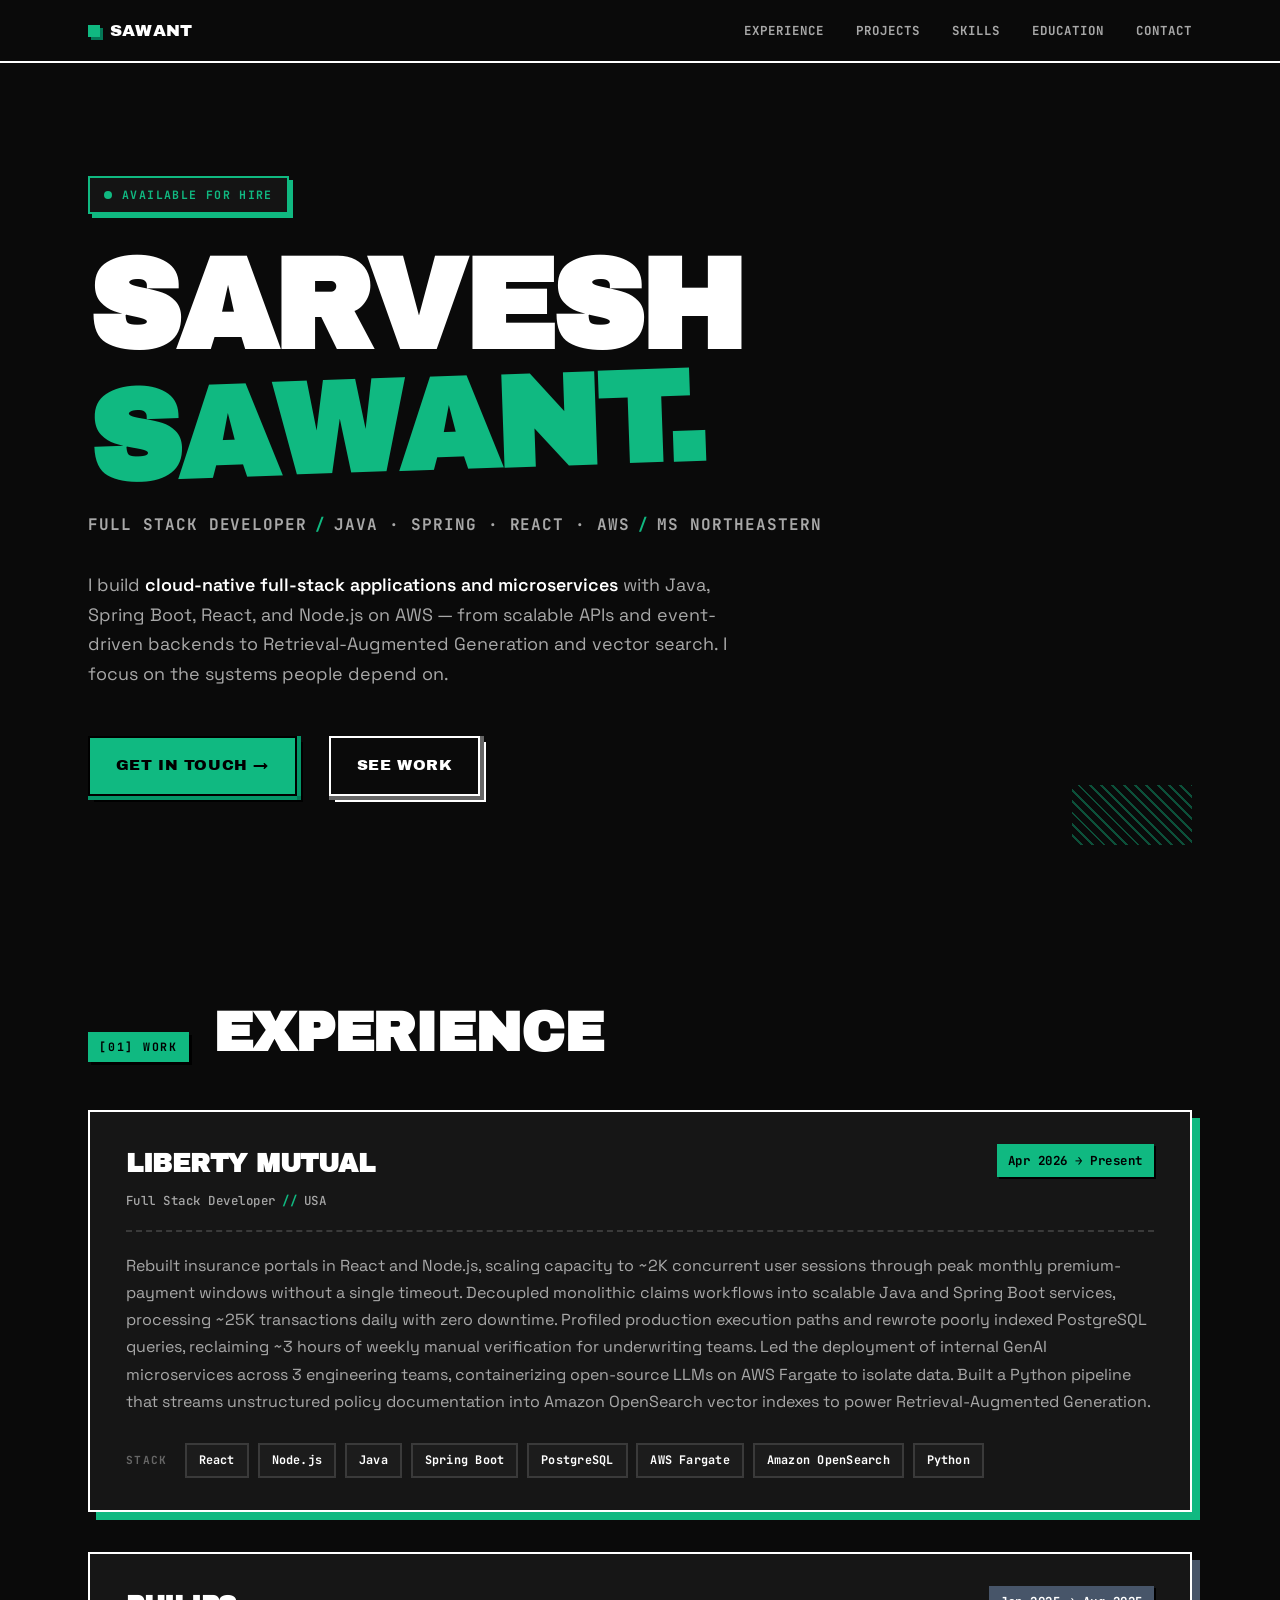
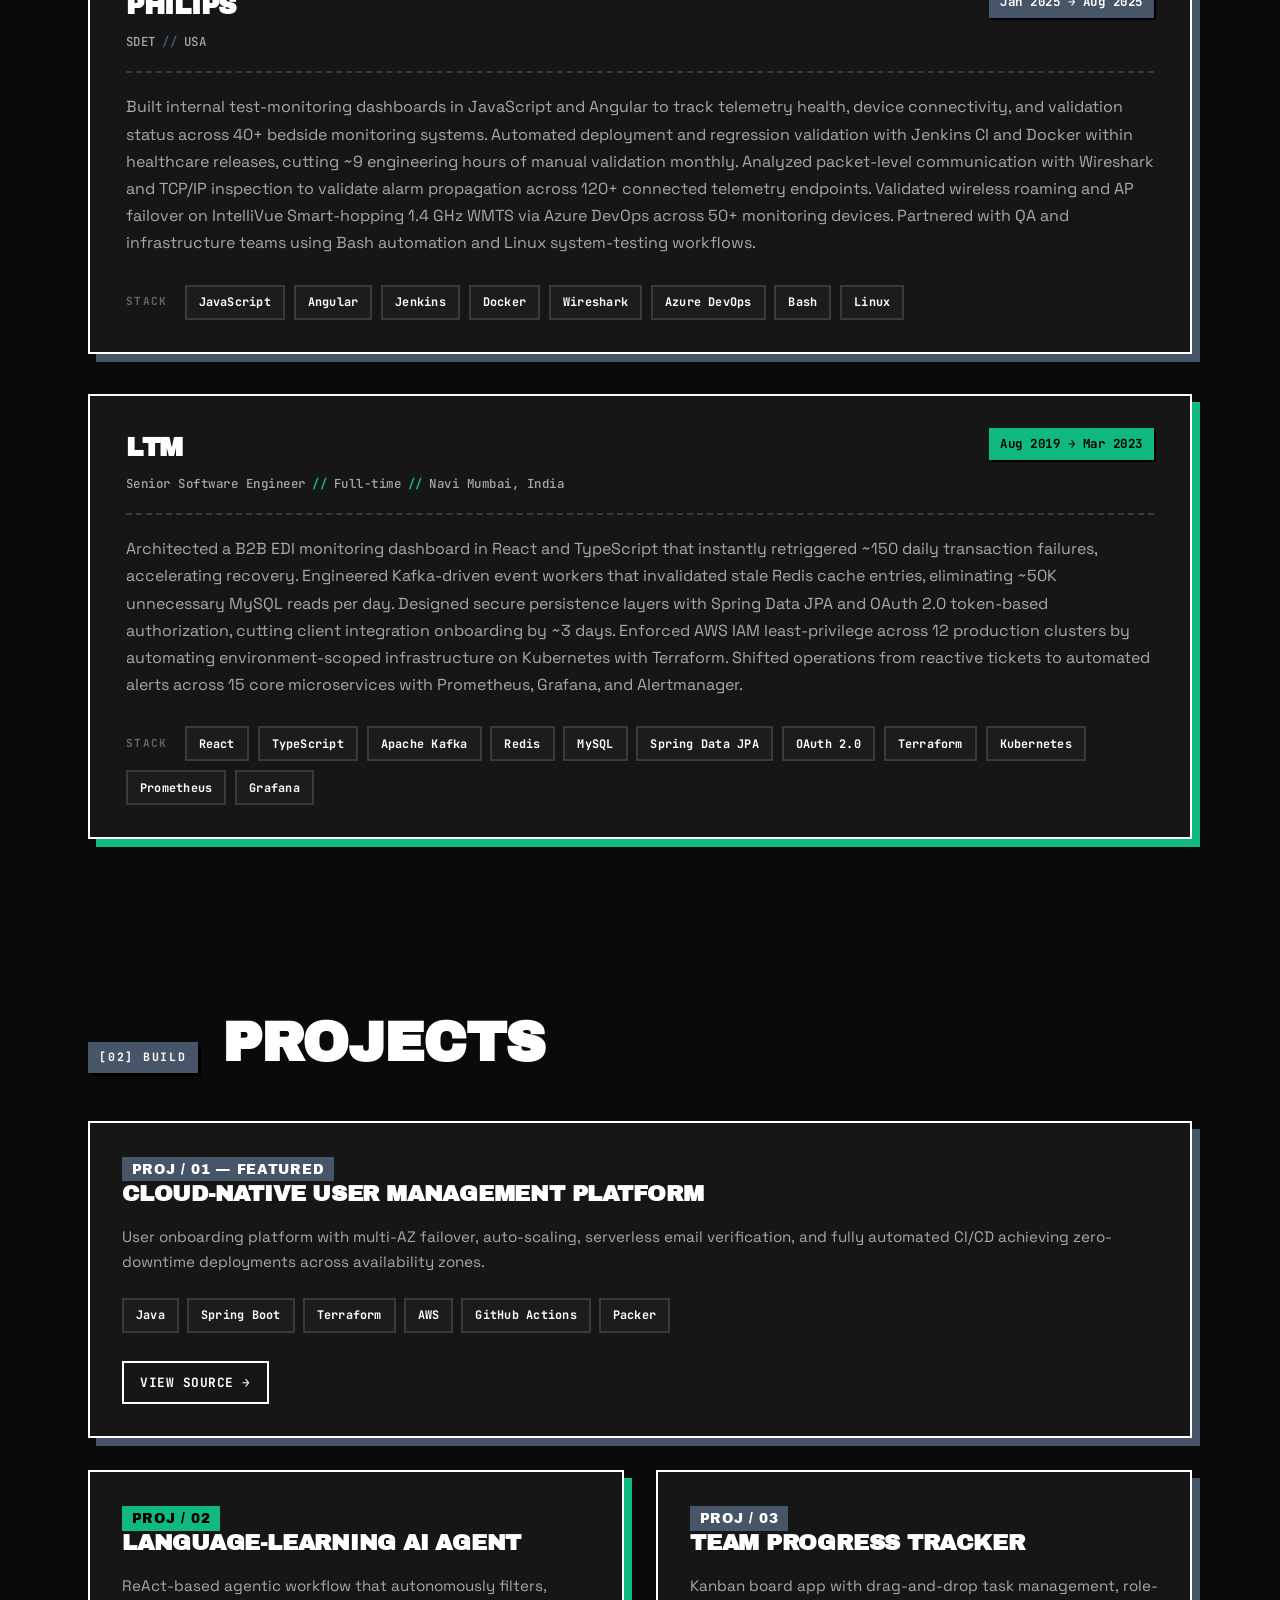
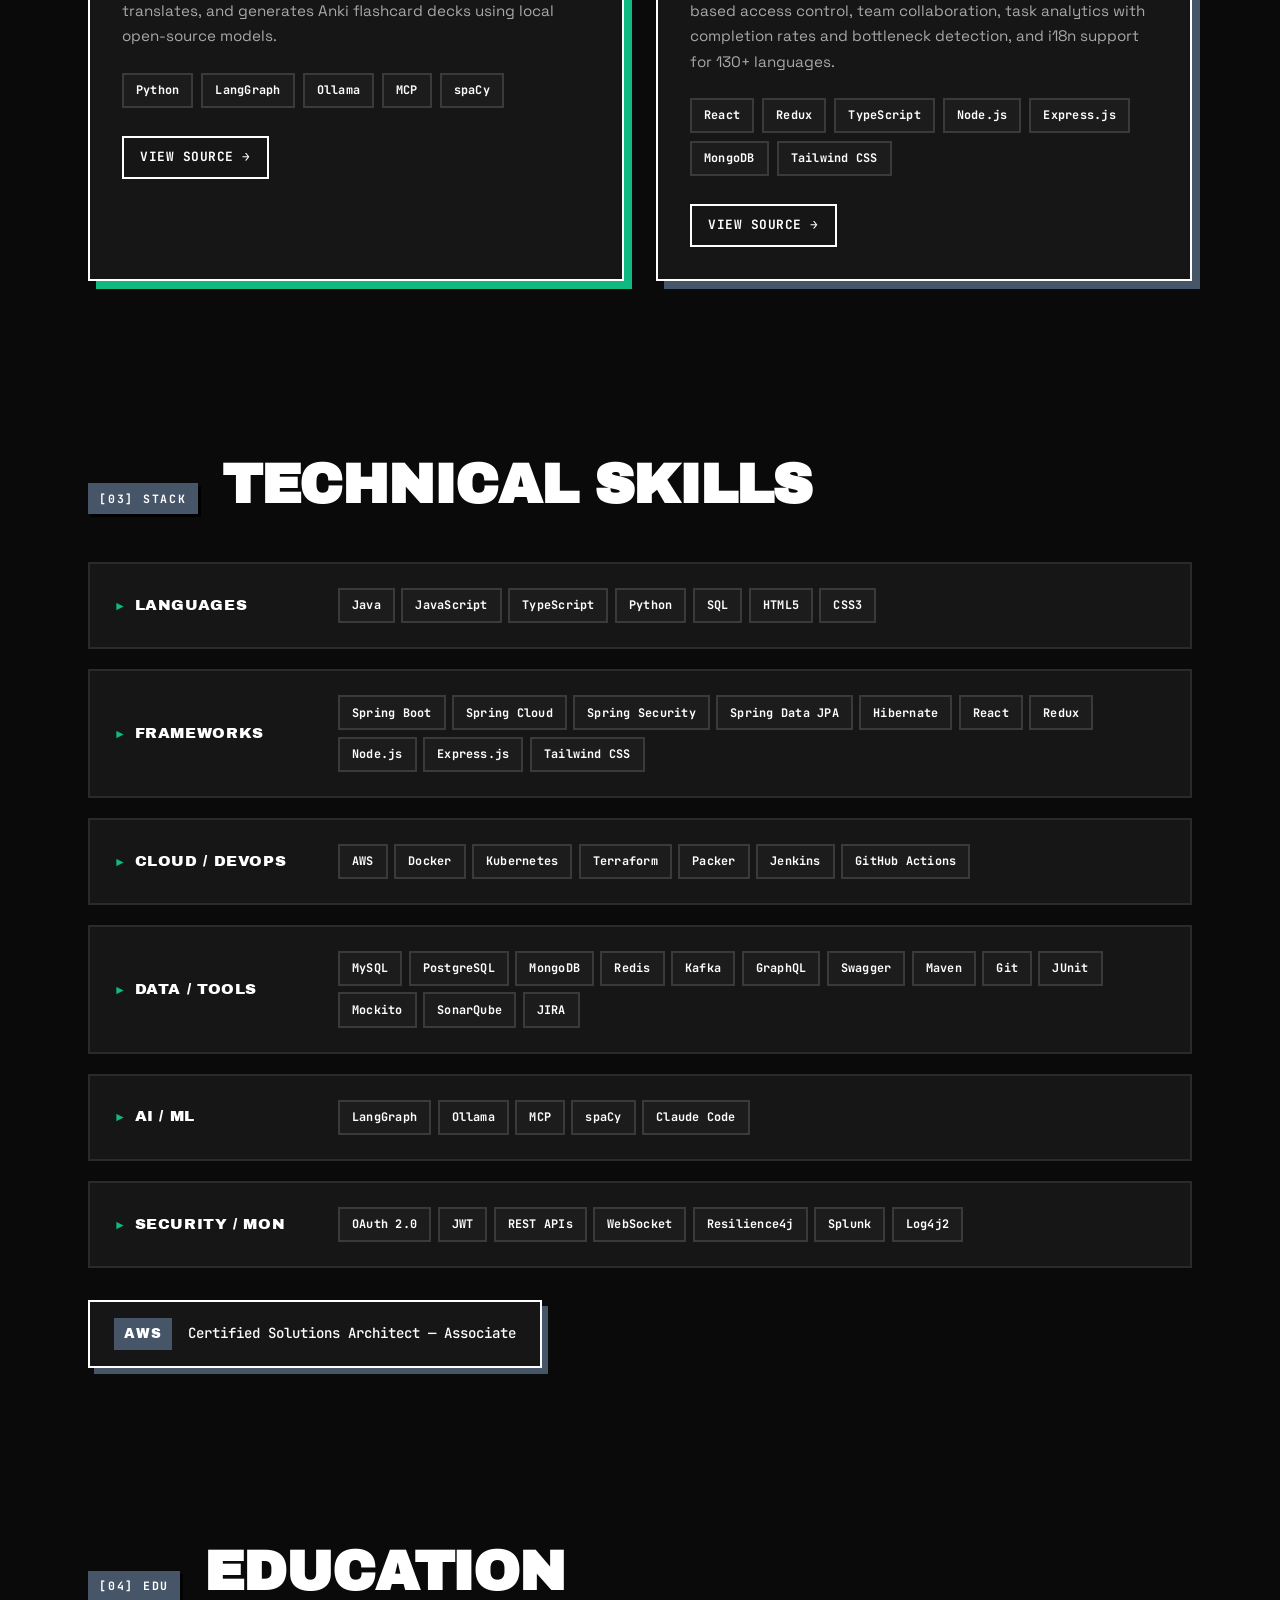
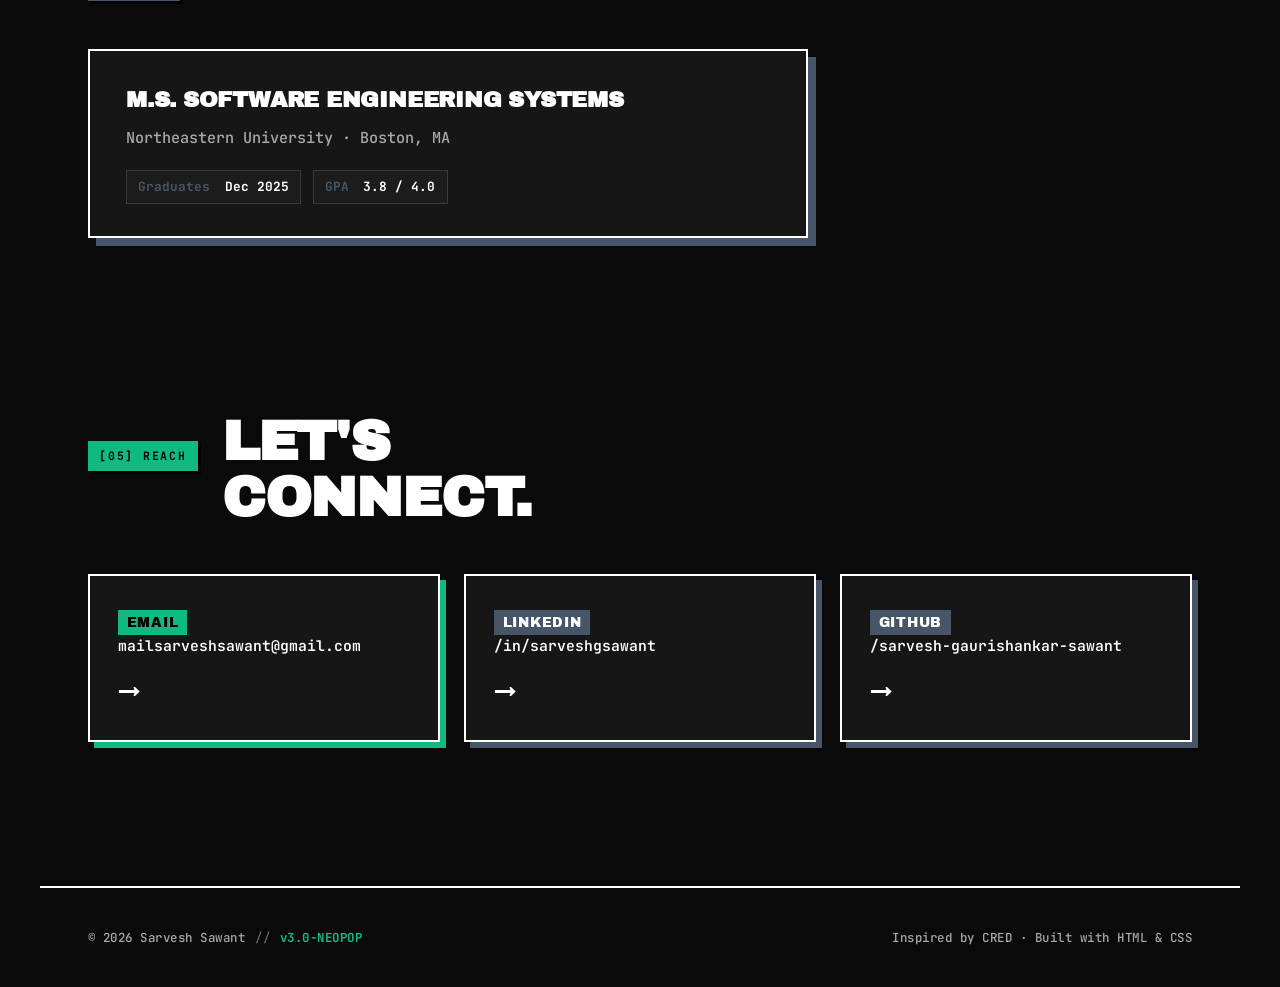
<file: index.html>
<!DOCTYPE html>
<html lang="en">
<head>
  <meta charset="UTF-8">
  <meta name="viewport" content="width=device-width, initial-scale=1.0">
  <title>Sarvesh Sawant — Software Engineer</title>
  <meta name="description" content="Software Engineer specializing in Java, Spring Boot, AWS, and cloud-native systems.">

  <!-- Open Graph -->
  <meta property="og:title" content="Sarvesh Sawant — Software Engineer">
  <meta property="og:description" content="Software Engineer specializing in Java, Spring Boot, AWS, and cloud-native systems.">
  <meta property="og:url" content="https://sarveshsawant.com">
  <meta property="og:type" content="website">
  <meta property="og:image" content="https://sarveshsawant.com/og-image.png">
  <meta property="og:image:width" content="1200">
  <meta property="og:image:height" content="630">
  <meta property="og:image:alt" content="Sarvesh Sawant — Software Engineer">
  <meta property="og:site_name" content="Sarvesh Sawant">

  <!-- Twitter Card -->
  <meta name="twitter:card" content="summary_large_image">
  <meta name="twitter:title" content="Sarvesh Sawant — Software Engineer">
  <meta name="twitter:description" content="Software Engineer specializing in Java, Spring Boot, AWS, and cloud-native systems.">
  <meta name="twitter:image" content="https://sarveshsawant.com/og-image.png">

  <link rel="icon" type="image/svg+xml" href="favicon.svg">

  <link rel="preconnect" href="https://fonts.googleapis.com">
  <link rel="preconnect" href="https://fonts.gstatic.com" crossorigin>
  <link href="https://fonts.googleapis.com/css2?family=Archivo+Black&family=Space+Grotesk:wght@400;500;600;700&family=JetBrains+Mono:wght@500;700&display=swap" rel="stylesheet">

  <style>
    :root {
      /* Surfaces */
      --bg: #0a0a0a;
      --bg-elevated: #141414;
      --bg-subtle: #1c1c1c;
      --bg-card: #161616;

      /* Text */
      --text: #ffffff;
      --text-muted: #a8a8a8;
      --text-dim: #666666;

      /* Neopop colors — two-tone professional palette */
      --green: #10b981;        /* emerald — primary accent */
      --green-mid: #059669;
      --green-deep: #047857;
      /* All other "color" slots collapse to slate — secondary accent */
      --pink: #475569;
      --pink-mid: #334155;
      --pink-deep: #1e293b;
      --yellow: #475569;
      --yellow-mid: #334155;
      --yellow-deep: #1e293b;
      --blue: #475569;
      --blue-mid: #334155;
      --blue-deep: #1e293b;

      /* Strokes */
      --stroke: #2a2a2a;
      --stroke-strong: #3a3a3a;

      /* Type */
      --font-display: 'Archivo Black', 'Helvetica Neue', sans-serif;
      --font-body: 'Space Grotesk', -apple-system, BlinkMacSystemFont, sans-serif;
      --font-mono: 'JetBrains Mono', ui-monospace, monospace;

      /* Layout */
      --max-w: 1200px;
      --pad-x: clamp(1.25rem, 4vw, 3rem);
    }

    *, *::before, *::after { box-sizing: border-box; margin: 0; padding: 0; }
    html { scroll-behavior: smooth; }
    body {
      background: var(--bg);
      color: var(--text);
      font-family: var(--font-body);
      font-size: 17px;
      line-height: 1.55;
      min-height: 100vh;
      overflow-x: hidden;
      -webkit-font-smoothing: antialiased;
    }
    a { color: inherit; text-decoration: none; }
    ::selection { background: var(--green); color: var(--bg); }

    /* ---------- DIAGONAL STRIPE PATTERNS ---------- */
    .stripes {
      background-image: repeating-linear-gradient(
        45deg,
        transparent,
        transparent 6px,
        currentColor 6px,
        currentColor 8px
      );
    }

    /* ---------- NAV ---------- */
    .nav {
      position: sticky;
      top: 0;
      z-index: 50;
      background: var(--bg);
      border-bottom: 2px solid var(--text);
    }
    .nav-inner {
      max-width: var(--max-w);
      margin: 0 auto;
      padding: 1.1rem var(--pad-x);
      display: flex;
      justify-content: space-between;
      align-items: center;
    }
    .nav-logo {
      font-family: var(--font-display);
      font-size: 1.05rem;
      letter-spacing: 0.02em;
      color: var(--text);
      display: inline-flex;
      align-items: center;
      gap: 0.6rem;
    }
    .nav-logo .dot {
      width: 12px; height: 12px;
      background: var(--green);
      box-shadow: 3px 3px 0 0 var(--green-deep);
    }
    .nav-links {
      display: flex;
      gap: 2rem;
      list-style: none;
      font-family: var(--font-mono);
      font-size: 0.78rem;
      font-weight: 700;
      text-transform: uppercase;
      letter-spacing: 0.08em;
    }
    .nav-links a {
      color: var(--text-muted);
      transition: color 120ms ease;
    }
    .nav-links a:hover { color: var(--green); }
    @media (max-width: 720px) { .nav-links { display: none; } }

    /* ---------- POP BUTTON ---------- */
    .pop-btn {
      display: inline-flex;
      align-items: center;
      gap: 0.6rem;
      font-family: var(--font-display);
      font-size: 0.95rem;
      letter-spacing: 0.04em;
      text-transform: uppercase;
      padding: 1rem 1.6rem;
      background: var(--green);
      color: #000;
      border: 2px solid #000;
      box-shadow:
        4px 0 0 0 var(--green-mid),
        0 4px 0 0 var(--green-mid),
        4px 4px 0 0 var(--green-deep),
        6px 6px 0 0 #000;
      transition: transform 120ms ease, box-shadow 120ms ease;
      cursor: pointer;
      position: relative;
      will-change: transform;
    }
    .pop-btn:hover {
      transform: translate(2px, 2px);
      box-shadow:
        2px 0 0 0 var(--green-mid),
        0 2px 0 0 var(--green-mid),
        2px 2px 0 0 var(--green-deep),
        3px 3px 0 0 #000;
    }
    .pop-btn:active {
      transform: translate(4px, 4px);
      box-shadow:
        0 0 0 0 var(--green-mid),
        0 0 0 0 var(--green-mid),
        0 0 0 0 var(--green-deep),
        0 0 0 0 #000;
    }
    .pop-btn--pink {
      background: var(--pink);
      box-shadow:
        4px 0 0 0 var(--pink-mid),
        0 4px 0 0 var(--pink-mid),
        4px 4px 0 0 var(--pink-deep),
        6px 6px 0 0 #000;
    }
    .pop-btn--pink:hover {
      box-shadow:
        2px 0 0 0 var(--pink-mid),
        0 2px 0 0 var(--pink-mid),
        2px 2px 0 0 var(--pink-deep),
        3px 3px 0 0 #000;
    }
    .pop-btn--yellow {
      background: var(--yellow);
      box-shadow:
        4px 0 0 0 var(--yellow-mid),
        0 4px 0 0 var(--yellow-mid),
        4px 4px 0 0 var(--yellow-deep),
        6px 6px 0 0 #000;
    }
    .pop-btn--yellow:hover {
      box-shadow:
        2px 0 0 0 var(--yellow-mid),
        0 2px 0 0 var(--yellow-mid),
        2px 2px 0 0 var(--yellow-deep),
        3px 3px 0 0 #000;
    }
    .pop-btn--ghost {
      background: var(--bg);
      color: var(--text);
      border-color: var(--text);
      box-shadow:
        4px 0 0 0 var(--text-dim),
        0 4px 0 0 var(--text-dim),
        4px 4px 0 0 var(--text-dim),
        6px 6px 0 0 var(--text);
    }
    .pop-btn--ghost:hover {
      box-shadow:
        2px 0 0 0 var(--text-dim),
        0 2px 0 0 var(--text-dim),
        2px 2px 0 0 var(--text-dim),
        3px 3px 0 0 var(--text);
    }

    /* ---------- HERO ---------- */
    .hero {
      max-width: var(--max-w);
      margin: 0 auto;
      padding: 7rem var(--pad-x) 6rem;
      min-height: calc(100vh - 70px);
      display: flex;
      flex-direction: column;
      justify-content: center;
      position: relative;
    }
    .hero-badge {
      display: inline-flex;
      align-items: center;
      gap: 0.6rem;
      padding: 0.5rem 0.9rem;
      background: var(--bg-elevated);
      border: 2px solid var(--green);
      font-family: var(--font-mono);
      font-size: 0.72rem;
      font-weight: 700;
      letter-spacing: 0.12em;
      text-transform: uppercase;
      color: var(--green);
      width: fit-content;
      margin-bottom: 2rem;
      box-shadow: 4px 4px 0 0 var(--green);
    }
    .hero-badge .pulse {
      width: 8px; height: 8px;
      background: var(--green);
      border-radius: 50%;
      animation: pulse 1.6s ease-in-out infinite;
    }
    @keyframes pulse {
      0%, 100% { opacity: 1; transform: scale(1); }
      50% { opacity: 0.5; transform: scale(0.85); }
    }

    .hero-name {
      font-family: var(--font-display);
      font-size: clamp(3rem, 10vw, 8rem);
      line-height: 0.95;
      letter-spacing: -0.03em;
      color: var(--text);
      margin-bottom: 1.5rem;
      text-transform: uppercase;
    }
    .hero-name .accent {
      color: var(--green);
      display: inline-block;
      transform: rotate(-2deg);
    }

    .hero-tagline {
      font-family: var(--font-mono);
      font-size: clamp(0.85rem, 1.5vw, 1rem);
      font-weight: 700;
      letter-spacing: 0.06em;
      text-transform: uppercase;
      color: var(--text-muted);
      margin-bottom: 2rem;
    }
    .hero-tagline .sep {
      color: var(--green);
      margin: 0 0.5rem;
    }
    .hero-intro {
      font-size: clamp(1.05rem, 1.4vw, 1.2rem);
      color: var(--text-muted);
      max-width: 640px;
      line-height: 1.65;
      margin-bottom: 3rem;
    }
    .hero-intro b { color: var(--text); font-weight: 600; }

    .hero-ctas {
      display: flex;
      gap: 2rem;
      flex-wrap: wrap;
      align-items: center;
    }

    /* ---------- SECTIONS ---------- */
    .section {
      max-width: var(--max-w);
      margin: 0 auto;
      padding: 7rem var(--pad-x) 4rem;
    }

    .section-header {
      display: flex;
      align-items: baseline;
      gap: 1.5rem;
      margin-bottom: 3rem;
      flex-wrap: wrap;
    }
    .section-tag {
      font-family: var(--font-mono);
      font-size: 0.72rem;
      font-weight: 700;
      letter-spacing: 0.15em;
      text-transform: uppercase;
      padding: 0.4rem 0.7rem;
      background: var(--green);
      color: #000;
      box-shadow: 3px 3px 0 0 #000;
    }
    .section-tag.pink { background: var(--pink); color: var(--text); }
    .section-tag.yellow { background: var(--yellow); color: var(--text); }
    .section-tag.blue { background: var(--blue); color: var(--text); }
    .section-title {
      font-family: var(--font-display);
      font-size: clamp(2rem, 5vw, 3.5rem);
      line-height: 1;
      letter-spacing: -0.02em;
      color: var(--text);
      text-transform: uppercase;
    }

    /* ---------- EXPERIENCE ---------- */
    .timeline { display: flex; flex-direction: column; gap: 2.5rem; }

    .exp-card {
      background: var(--bg-card);
      border: 2px solid var(--text);
      padding: 2rem 2.25rem;
      position: relative;
      box-shadow: 8px 8px 0 0 var(--green);
      transition: transform 180ms ease, box-shadow 180ms ease;
    }
    .exp-card:nth-child(2) { box-shadow: 8px 8px 0 0 var(--pink); }
    .exp-card:hover {
      transform: translate(-2px, -2px);
      box-shadow: 10px 10px 0 0 var(--green);
    }
    .exp-card:nth-child(2):hover { box-shadow: 10px 10px 0 0 var(--pink); }

    .exp-header {
      display: flex;
      justify-content: space-between;
      align-items: flex-start;
      gap: 1rem;
      flex-wrap: wrap;
      padding-bottom: 1.25rem;
      margin-bottom: 1.25rem;
      border-bottom: 2px dashed var(--stroke-strong);
    }
    .exp-company {
      font-family: var(--font-display);
      font-size: 1.6rem;
      letter-spacing: -0.01em;
      color: var(--text);
      text-transform: uppercase;
      margin-bottom: 0.4rem;
    }
    .exp-role {
      font-family: var(--font-mono);
      font-size: 0.78rem;
      font-weight: 500;
      color: var(--text-muted);
      letter-spacing: 0.04em;
    }
    .exp-role .sep { color: var(--green); margin: 0 0.4rem; font-weight: 700; }
    .exp-card:nth-child(2) .exp-role .sep { color: var(--pink); }

    .exp-date {
      font-family: var(--font-mono);
      font-size: 0.78rem;
      font-weight: 700;
      color: #000;
      background: var(--green);
      padding: 0.4rem 0.7rem;
      letter-spacing: 0.04em;
      white-space: nowrap;
      box-shadow: 2px 2px 0 0 #000;
    }
    .exp-card:nth-child(2) .exp-date { background: var(--pink); color: var(--text); }

    .exp-prose {
      font-size: 1rem;
      line-height: 1.7;
      color: var(--text-muted);
      margin-bottom: 1.75rem;
    }
    .exp-skills {
      display: flex;
      flex-wrap: wrap;
      gap: 0.55rem;
      align-items: center;
    }
    .skill-label {
      font-family: var(--font-mono);
      font-size: 0.7rem;
      font-weight: 700;
      color: var(--text-dim);
      letter-spacing: 0.12em;
      text-transform: uppercase;
      margin-right: 0.5rem;
    }
    .chip {
      font-family: var(--font-mono);
      font-size: 0.74rem;
      font-weight: 700;
      padding: 0.4rem 0.75rem;
      background: var(--bg-subtle);
      border: 2px solid var(--stroke-strong);
      color: var(--text);
      letter-spacing: 0.02em;
      transition: all 120ms ease;
    }
    .chip:hover {
      border-color: var(--green);
      color: var(--green);
      transform: translate(-1px, -1px);
      box-shadow: 2px 2px 0 0 var(--green);
    }

    /* ---------- PROJECTS ---------- */
    .projects-grid {
      display: grid;
      grid-template-columns: repeat(2, 1fr);
      gap: 2rem;
    }
    .projects-grid .project-card:first-child {
      grid-column: 1 / -1;
    }
    @media (max-width: 768px) { .projects-grid { grid-template-columns: 1fr; } }

    .project-card {
      background: var(--bg-card);
      border: 2px solid var(--text);
      padding: 2rem;
      position: relative;
      transition: transform 180ms ease, box-shadow 180ms ease;
    }
    .project-card:nth-child(1) { box-shadow: 8px 8px 0 0 var(--yellow); }
    .project-card:nth-child(2) { box-shadow: 8px 8px 0 0 var(--green); }
    .project-card:nth-child(3) { box-shadow: 8px 8px 0 0 var(--blue); }
    .project-card:hover { transform: translate(-2px, -2px); }
    .project-card:nth-child(1):hover { box-shadow: 10px 10px 0 0 var(--yellow); }
    .project-card:nth-child(2):hover { box-shadow: 10px 10px 0 0 var(--green); }
    .project-card:nth-child(3):hover { box-shadow: 10px 10px 0 0 var(--blue); }

    .project-num {
      font-family: var(--font-display);
      font-size: 0.85rem;
      letter-spacing: 0.05em;
      padding: 0.3rem 0.6rem;
      width: fit-content;
      margin-bottom: 1.25rem;
      color: #000;
    }
    .project-card:nth-child(1) .project-num { background: var(--yellow); color: var(--text); }
    .project-card:nth-child(2) .project-num { background: var(--green); }
    .project-card:nth-child(3) .project-num { background: var(--blue); color: var(--text); }

    .project-name {
      font-family: var(--font-display);
      font-size: 1.4rem;
      line-height: 1.2;
      color: var(--text);
      margin-bottom: 1rem;
      letter-spacing: -0.01em;
      text-transform: uppercase;
    }
    .project-desc {
      font-size: 0.95rem;
      line-height: 1.65;
      color: var(--text-muted);
      margin-bottom: 1.5rem;
    }
    .project-tags {
      display: flex;
      flex-wrap: wrap;
      gap: 0.5rem;
      margin-bottom: 1.75rem;
    }
    .project-link {
      display: inline-flex;
      align-items: center;
      gap: 0.5rem;
      font-family: var(--font-mono);
      font-size: 0.8rem;
      font-weight: 700;
      letter-spacing: 0.04em;
      text-transform: uppercase;
      color: var(--text);
      padding: 0.6rem 1rem;
      background: transparent;
      border: 2px solid var(--text);
      transition: all 150ms ease;
    }
    .project-link:hover {
      background: var(--text);
      color: var(--bg);
      transform: translate(-2px, -2px);
      box-shadow: 4px 4px 0 0 var(--green);
    }
    .project-card:nth-child(1) .project-link:hover { box-shadow: 4px 4px 0 0 var(--yellow); }
    .project-card:nth-child(3) .project-link:hover { box-shadow: 4px 4px 0 0 var(--blue); }

    /* ---------- SKILLS ---------- */
    .skills-stack {
      display: flex;
      flex-direction: column;
      gap: 1.25rem;
    }
    .skill-row {
      display: grid;
      grid-template-columns: 200px 1fr;
      gap: 1.5rem;
      padding: 1.5rem;
      background: var(--bg-card);
      border: 2px solid var(--stroke);
      align-items: center;
      transition: border-color 120ms ease;
    }
    .skill-row:hover { border-color: var(--green); }
    .skill-row-key {
      font-family: var(--font-display);
      font-size: 0.95rem;
      letter-spacing: 0.04em;
      text-transform: uppercase;
      color: var(--text);
    }
    .skill-row-key::before {
      content: '►';
      color: var(--green);
      margin-right: 0.5rem;
      font-size: 0.8em;
    }
    .skill-row-list {
      display: flex;
      flex-wrap: wrap;
      gap: 0.4rem;
    }
    @media (max-width: 640px) { .skill-row { grid-template-columns: 1fr; } }

    .cert-block {
      margin-top: 2rem;
      display: inline-flex;
      align-items: center;
      gap: 1rem;
      padding: 1rem 1.5rem;
      background: var(--bg-card);
      border: 2px solid var(--text);
      box-shadow: 6px 6px 0 0 var(--yellow);
    }
    .cert-tag {
      font-family: var(--font-display);
      font-size: 0.85rem;
      padding: 0.35rem 0.65rem;
      background: var(--yellow);
      color: var(--text);
      letter-spacing: 0.05em;
    }
    .cert-block span:last-child {
      font-family: var(--font-mono);
      font-size: 0.88rem;
      font-weight: 500;
      color: var(--text);
    }

    /* ---------- EDUCATION ---------- */
    .edu-card {
      max-width: 720px;
      background: var(--bg-card);
      border: 2px solid var(--text);
      padding: 2rem 2.25rem;
      box-shadow: 8px 8px 0 0 var(--blue);
    }
    .edu-degree {
      font-family: var(--font-display);
      font-size: 1.4rem;
      color: var(--text);
      margin-bottom: 0.5rem;
      letter-spacing: -0.01em;
      text-transform: uppercase;
    }
    .edu-school {
      font-family: var(--font-mono);
      font-size: 0.95rem;
      font-weight: 500;
      color: var(--text-muted);
      margin-bottom: 1.25rem;
    }
    .edu-meta {
      display: flex;
      gap: 0.75rem;
      flex-wrap: wrap;
    }
    .edu-meta span {
      font-family: var(--font-mono);
      font-size: 0.8rem;
      font-weight: 700;
      padding: 0.4rem 0.7rem;
      background: var(--bg-subtle);
      border: 1px solid var(--stroke-strong);
      color: var(--text);
    }
    .edu-meta span b { color: var(--blue); margin-right: 0.4rem; }

    /* ---------- CONTACT ---------- */
    .contact-grid {
      display: grid;
      grid-template-columns: repeat(3, 1fr);
      gap: 1.5rem;
    }
    @media (max-width: 768px) { .contact-grid { grid-template-columns: 1fr; } }

    .contact-card {
      padding: 2rem 1.75rem;
      background: var(--bg-card);
      border: 2px solid var(--text);
      transition: transform 180ms ease, box-shadow 180ms ease;
      display: block;
    }
    .contact-card:nth-child(1) { box-shadow: 6px 6px 0 0 var(--green); }
    .contact-card:nth-child(2) { box-shadow: 6px 6px 0 0 var(--pink); }
    .contact-card:nth-child(3) { box-shadow: 6px 6px 0 0 var(--yellow); }
    .contact-card:hover { transform: translate(-3px, -3px); }
    .contact-card:nth-child(1):hover { box-shadow: 9px 9px 0 0 var(--green); }
    .contact-card:nth-child(2):hover { box-shadow: 9px 9px 0 0 var(--pink); }
    .contact-card:nth-child(3):hover { box-shadow: 9px 9px 0 0 var(--yellow); }

    .contact-key {
      font-family: var(--font-display);
      font-size: 0.85rem;
      letter-spacing: 0.05em;
      padding: 0.3rem 0.55rem;
      width: fit-content;
      color: #000;
      margin-bottom: 1rem;
    }
    .contact-card:nth-child(1) .contact-key { background: var(--green); }
    .contact-card:nth-child(2) .contact-key { background: var(--pink); color: var(--text); }
    .contact-card:nth-child(3) .contact-key { background: var(--yellow); color: var(--text); }
    .contact-value {
      font-family: var(--font-mono);
      font-size: 0.92rem;
      font-weight: 600;
      color: var(--text);
      word-break: break-all;
    }
    .contact-arrow {
      font-family: var(--font-display);
      font-size: 1.4rem;
      color: var(--text);
      margin-top: 1rem;
      display: block;
    }

    /* ---------- FOOTER ---------- */
    .footer {
      max-width: var(--max-w);
      margin: 5rem auto 0;
      padding: 2.5rem var(--pad-x);
      border-top: 2px solid var(--text);
      display: flex;
      justify-content: space-between;
      align-items: center;
      flex-wrap: wrap;
      gap: 1rem;
      font-family: var(--font-mono);
      font-size: 0.78rem;
      font-weight: 500;
      color: var(--text-muted);
      letter-spacing: 0.04em;
    }
    .footer .accent { color: var(--green); font-weight: 700; }

    /* ---------- DECORATIVE STRIPED BLOCK (hero corner) ---------- */
    .stripe-block {
      position: absolute;
      bottom: 3rem;
      right: var(--pad-x);
      width: 120px;
      height: 60px;
      color: var(--green);
      opacity: 0.4;
      pointer-events: none;
    }
    @media (max-width: 768px) { .stripe-block { display: none; } }
  </style>
</head>
<body>

  <nav class="nav">
    <div class="nav-inner">
      <a href="#hero" class="nav-logo"><span class="dot"></span>SAWANT</a>
      <ul class="nav-links">
        <li><a href="#experience">Experience</a></li>
        <li><a href="#projects">Projects</a></li>
        <li><a href="#skills">Skills</a></li>
        <li><a href="#education">Education</a></li>
        <li><a href="#contact">Contact</a></li>
      </ul>
    </div>
  </nav>

  <main>

    <!-- HERO -->
    <section class="hero" id="hero">
      <div class="hero-badge">
        <span class="pulse"></span>
        Available for hire
      </div>
      <h1 class="hero-name">
        Sarvesh<br>
        <span class="accent">Sawant.</span>
      </h1>
      <p class="hero-tagline">
        Full Stack Developer<span class="sep">/</span>Java &middot; Spring &middot; React &middot; AWS<span class="sep">/</span>MS Northeastern
      </p>
      <p class="hero-intro">
        I build <b>cloud-native full-stack applications and microservices</b> with Java, Spring Boot, React, and Node.js on AWS — from scalable APIs and event-driven backends to Retrieval-Augmented Generation and vector search. I focus on the systems people depend on.
      </p>
      <div class="hero-ctas">
        <a href="#contact" class="pop-btn">Get in touch &rarr;</a>
        <a href="#projects" class="pop-btn pop-btn--ghost">See work</a>
      </div>
      <div class="stripe-block stripes" aria-hidden="true"></div>
    </section>

    <!-- EXPERIENCE -->
    <section class="section" id="experience">
      <div class="section-header">
        <span class="section-tag">[01] Work</span>
        <h2 class="section-title">Experience</h2>
      </div>

      <div class="timeline">

        <article class="exp-card">
          <div class="exp-header">
            <div>
              <h3 class="exp-company">Liberty Mutual</h3>
              <p class="exp-role">Full Stack Developer<span class="sep">//</span>USA</p>
            </div>
            <span class="exp-date">Apr 2026 → Present</span>
          </div>
          <p class="exp-prose">
            Rebuilt insurance portals in React and Node.js, scaling capacity to ~2K concurrent user sessions through peak monthly premium-payment windows without a single timeout. Decoupled monolithic claims workflows into scalable Java and Spring Boot services, processing ~25K transactions daily with zero downtime. Profiled production execution paths and rewrote poorly indexed PostgreSQL queries, reclaiming ~3 hours of weekly manual verification for underwriting teams. Led the deployment of internal GenAI microservices across 3 engineering teams, containerizing open-source LLMs on AWS Fargate to isolate data. Built a Python pipeline that streams unstructured policy documentation into Amazon OpenSearch vector indexes to power Retrieval-Augmented Generation.
          </p>
          <div class="exp-skills">
            <span class="skill-label">Stack</span>
            <span class="chip">React</span>
            <span class="chip">Node.js</span>
            <span class="chip">Java</span>
            <span class="chip">Spring Boot</span>
            <span class="chip">PostgreSQL</span>
            <span class="chip">AWS Fargate</span>
            <span class="chip">Amazon OpenSearch</span>
            <span class="chip">Python</span>
          </div>
        </article>

        <article class="exp-card">
          <div class="exp-header">
            <div>
              <h3 class="exp-company">Philips</h3>
              <p class="exp-role">SDET<span class="sep">//</span>USA</p>
            </div>
            <span class="exp-date">Jan 2025 → Aug 2025</span>
          </div>
          <p class="exp-prose">
            Built internal test-monitoring dashboards in JavaScript and Angular to track telemetry health, device connectivity, and validation status across 40+ bedside monitoring systems. Automated deployment and regression validation with Jenkins CI and Docker within healthcare releases, cutting ~9 engineering hours of manual validation monthly. Analyzed packet-level communication with Wireshark and TCP/IP inspection to validate alarm propagation across 120+ connected telemetry endpoints. Validated wireless roaming and AP failover on IntelliVue Smart-hopping 1.4 GHz WMTS via Azure DevOps across 50+ monitoring devices. Partnered with QA and infrastructure teams using Bash automation and Linux system-testing workflows.
          </p>
          <div class="exp-skills">
            <span class="skill-label">Stack</span>
            <span class="chip">JavaScript</span>
            <span class="chip">Angular</span>
            <span class="chip">Jenkins</span>
            <span class="chip">Docker</span>
            <span class="chip">Wireshark</span>
            <span class="chip">Azure DevOps</span>
            <span class="chip">Bash</span>
            <span class="chip">Linux</span>
          </div>
        </article>

        <article class="exp-card">
          <div class="exp-header">
            <div>
              <h3 class="exp-company">LTM</h3>
              <p class="exp-role">Senior Software Engineer<span class="sep">//</span>Full-time<span class="sep">//</span>Navi Mumbai, India</p>
            </div>
            <span class="exp-date">Aug 2019 → Mar 2023</span>
          </div>
          <p class="exp-prose">
            Architected a B2B EDI monitoring dashboard in React and TypeScript that instantly retriggered ~150 daily transaction failures, accelerating recovery. Engineered Kafka-driven event workers that invalidated stale Redis cache entries, eliminating ~50K unnecessary MySQL reads per day. Designed secure persistence layers with Spring Data JPA and OAuth 2.0 token-based authorization, cutting client integration onboarding by ~3 days. Enforced AWS IAM least-privilege across 12 production clusters by automating environment-scoped infrastructure on Kubernetes with Terraform. Shifted operations from reactive tickets to automated alerts across 15 core microservices with Prometheus, Grafana, and Alertmanager.
          </p>
          <div class="exp-skills">
            <span class="skill-label">Stack</span>
            <span class="chip">React</span>
            <span class="chip">TypeScript</span>
            <span class="chip">Apache Kafka</span>
            <span class="chip">Redis</span>
            <span class="chip">MySQL</span>
            <span class="chip">Spring Data JPA</span>
            <span class="chip">OAuth 2.0</span>
            <span class="chip">Terraform</span>
            <span class="chip">Kubernetes</span>
            <span class="chip">Prometheus</span>
            <span class="chip">Grafana</span>
          </div>
        </article>

      </div>
    </section>

    <!-- PROJECTS -->
    <section class="section" id="projects">
      <div class="section-header">
        <span class="section-tag pink">[02] Build</span>
        <h2 class="section-title">Projects</h2>
      </div>

      <div class="projects-grid">

        <article class="project-card">
          <span class="project-num">PROJ / 01 — FEATURED</span>
          <h3 class="project-name">Cloud-Native User Management Platform</h3>
          <p class="project-desc">User onboarding platform with multi-AZ failover, auto-scaling, serverless email verification, and fully automated CI/CD achieving zero-downtime deployments across availability zones.</p>
          <div class="project-tags">
            <span class="chip">Java</span>
            <span class="chip">Spring Boot</span>
            <span class="chip">Terraform</span>
            <span class="chip">AWS</span>
            <span class="chip">GitHub Actions</span>
            <span class="chip">Packer</span>
          </div>
          <a href="https://github.com/orgs/CSYE-6225-Cloud-Computing-Sarvesh/repositories" class="project-link" target="_blank" rel="noopener noreferrer">View Source &rarr;</a>
        </article>

        <article class="project-card">
          <span class="project-num">PROJ / 02</span>
          <h3 class="project-name">Language-Learning AI Agent</h3>
          <p class="project-desc">ReAct-based agentic workflow that autonomously filters, translates, and generates Anki flashcard decks using local open-source models.</p>
          <div class="project-tags">
            <span class="chip">Python</span>
            <span class="chip">LangGraph</span>
            <span class="chip">Ollama</span>
            <span class="chip">MCP</span>
            <span class="chip">spaCy</span>
          </div>
          <a href="https://github.com/sarvesh-gaurishankar-sawant/language-learning-agent" class="project-link" target="_blank" rel="noopener noreferrer">View Source &rarr;</a>
        </article>

        <article class="project-card">
          <span class="project-num">PROJ / 03</span>
          <h3 class="project-name">Team Progress Tracker</h3>
          <p class="project-desc">Kanban board app with drag-and-drop task management, role-based access control, team collaboration, task analytics with completion rates and bottleneck detection, and i18n support for 130+ languages.</p>
          <div class="project-tags">
            <span class="chip">React</span>
            <span class="chip">Redux</span>
            <span class="chip">TypeScript</span>
            <span class="chip">Node.js</span>
            <span class="chip">Express.js</span>
            <span class="chip">MongoDB</span>
            <span class="chip">Tailwind CSS</span>
          </div>
          <a href="https://github.com/sarvesh-gaurishankar-sawant/team-progress-tracker" class="project-link" target="_blank" rel="noopener noreferrer">View Source &rarr;</a>
        </article>

      </div>
    </section>

    <!-- SKILLS -->
    <section class="section" id="skills">
      <div class="section-header">
        <span class="section-tag yellow">[03] Stack</span>
        <h2 class="section-title">Technical Skills</h2>
      </div>

      <div class="skills-stack">
        <div class="skill-row">
          <div class="skill-row-key">Languages</div>
          <div class="skill-row-list">
            <span class="chip">Java</span>
            <span class="chip">JavaScript</span>
            <span class="chip">TypeScript</span>
            <span class="chip">Python</span>
            <span class="chip">SQL</span>
            <span class="chip">HTML5</span>
            <span class="chip">CSS3</span>
          </div>
        </div>
        <div class="skill-row">
          <div class="skill-row-key">Frameworks</div>
          <div class="skill-row-list">
            <span class="chip">Spring Boot</span>
            <span class="chip">Spring Cloud</span>
            <span class="chip">Spring Security</span>
            <span class="chip">Spring Data JPA</span>
            <span class="chip">Hibernate</span>
            <span class="chip">React</span>
            <span class="chip">Redux</span>
            <span class="chip">Node.js</span>
            <span class="chip">Express.js</span>
            <span class="chip">Tailwind CSS</span>
          </div>
        </div>
        <div class="skill-row">
          <div class="skill-row-key">Cloud / DevOps</div>
          <div class="skill-row-list">
            <span class="chip">AWS</span>
            <span class="chip">Docker</span>
            <span class="chip">Kubernetes</span>
            <span class="chip">Terraform</span>
            <span class="chip">Packer</span>
            <span class="chip">Jenkins</span>
            <span class="chip">GitHub Actions</span>
          </div>
        </div>
        <div class="skill-row">
          <div class="skill-row-key">Data / Tools</div>
          <div class="skill-row-list">
            <span class="chip">MySQL</span>
            <span class="chip">PostgreSQL</span>
            <span class="chip">MongoDB</span>
            <span class="chip">Redis</span>
            <span class="chip">Kafka</span>
            <span class="chip">GraphQL</span>
            <span class="chip">Swagger</span>
            <span class="chip">Maven</span>
            <span class="chip">Git</span>
            <span class="chip">JUnit</span>
            <span class="chip">Mockito</span>
            <span class="chip">SonarQube</span>
            <span class="chip">JIRA</span>
          </div>
        </div>
        <div class="skill-row">
          <div class="skill-row-key">AI / ML</div>
          <div class="skill-row-list">
            <span class="chip">LangGraph</span>
            <span class="chip">Ollama</span>
            <span class="chip">MCP</span>
            <span class="chip">spaCy</span>
            <span class="chip">Claude Code</span>
          </div>
        </div>
        <div class="skill-row">
          <div class="skill-row-key">Security / Mon</div>
          <div class="skill-row-list">
            <span class="chip">OAuth 2.0</span>
            <span class="chip">JWT</span>
            <span class="chip">REST APIs</span>
            <span class="chip">WebSocket</span>
            <span class="chip">Resilience4j</span>
            <span class="chip">Splunk</span>
            <span class="chip">Log4j2</span>
          </div>
        </div>
      </div>

      <a href="https://www.credly.com/badges/a5c9046f-af3b-44a5-aa54-ca8bb7d46f37/public_url" class="cert-block" target="_blank" rel="noopener noreferrer">
        <span class="cert-tag">AWS</span>
        <span>Certified Solutions Architect — Associate</span>
      </a>
    </section>

    <!-- EDUCATION -->
    <section class="section" id="education">
      <div class="section-header">
        <span class="section-tag blue">[04] Edu</span>
        <h2 class="section-title">Education</h2>
      </div>

      <article class="edu-card">
        <h3 class="edu-degree">M.S. Software Engineering Systems</h3>
        <p class="edu-school">Northeastern University · Boston, MA</p>
        <div class="edu-meta">
          <span><b>Graduates</b> Dec 2025</span>
          <span><b>GPA</b> 3.8 / 4.0</span>
        </div>
      </article>
    </section>

    <!-- CONTACT -->
    <section class="section" id="contact">
      <div class="section-header">
        <span class="section-tag">[05] Reach</span>
        <h2 class="section-title">Let's<br>Connect.</h2>
      </div>

      <div class="contact-grid">
        <a href="mailto:mailsarveshsawant@gmail.com" class="contact-card">
          <span class="contact-key">EMAIL</span>
          <div class="contact-value">mailsarveshsawant@gmail.com</div>
          <span class="contact-arrow">&rarr;</span>
        </a>
        <a href="https://www.linkedin.com/in/sarveshgsawant/" class="contact-card" target="_blank" rel="noopener noreferrer">
          <span class="contact-key">LINKEDIN</span>
          <div class="contact-value">/in/sarveshgsawant</div>
          <span class="contact-arrow">&rarr;</span>
        </a>
        <a href="https://github.com/sarvesh-gaurishankar-sawant" class="contact-card" target="_blank" rel="noopener noreferrer">
          <span class="contact-key">GITHUB</span>
          <div class="contact-value">/sarvesh-gaurishankar-sawant</div>
          <span class="contact-arrow">&rarr;</span>
        </a>
      </div>
    </section>

  </main>

  <footer class="footer">
    <div>&copy; 2026 Sarvesh Sawant<span style="margin: 0 0.6rem; color: var(--text-dim);">//</span><span class="accent">v3.0-NEOPOP</span></div>
    <div>Inspired by CRED · Built with HTML &amp; CSS</div>
  </footer>

</body>
</html>
</file>
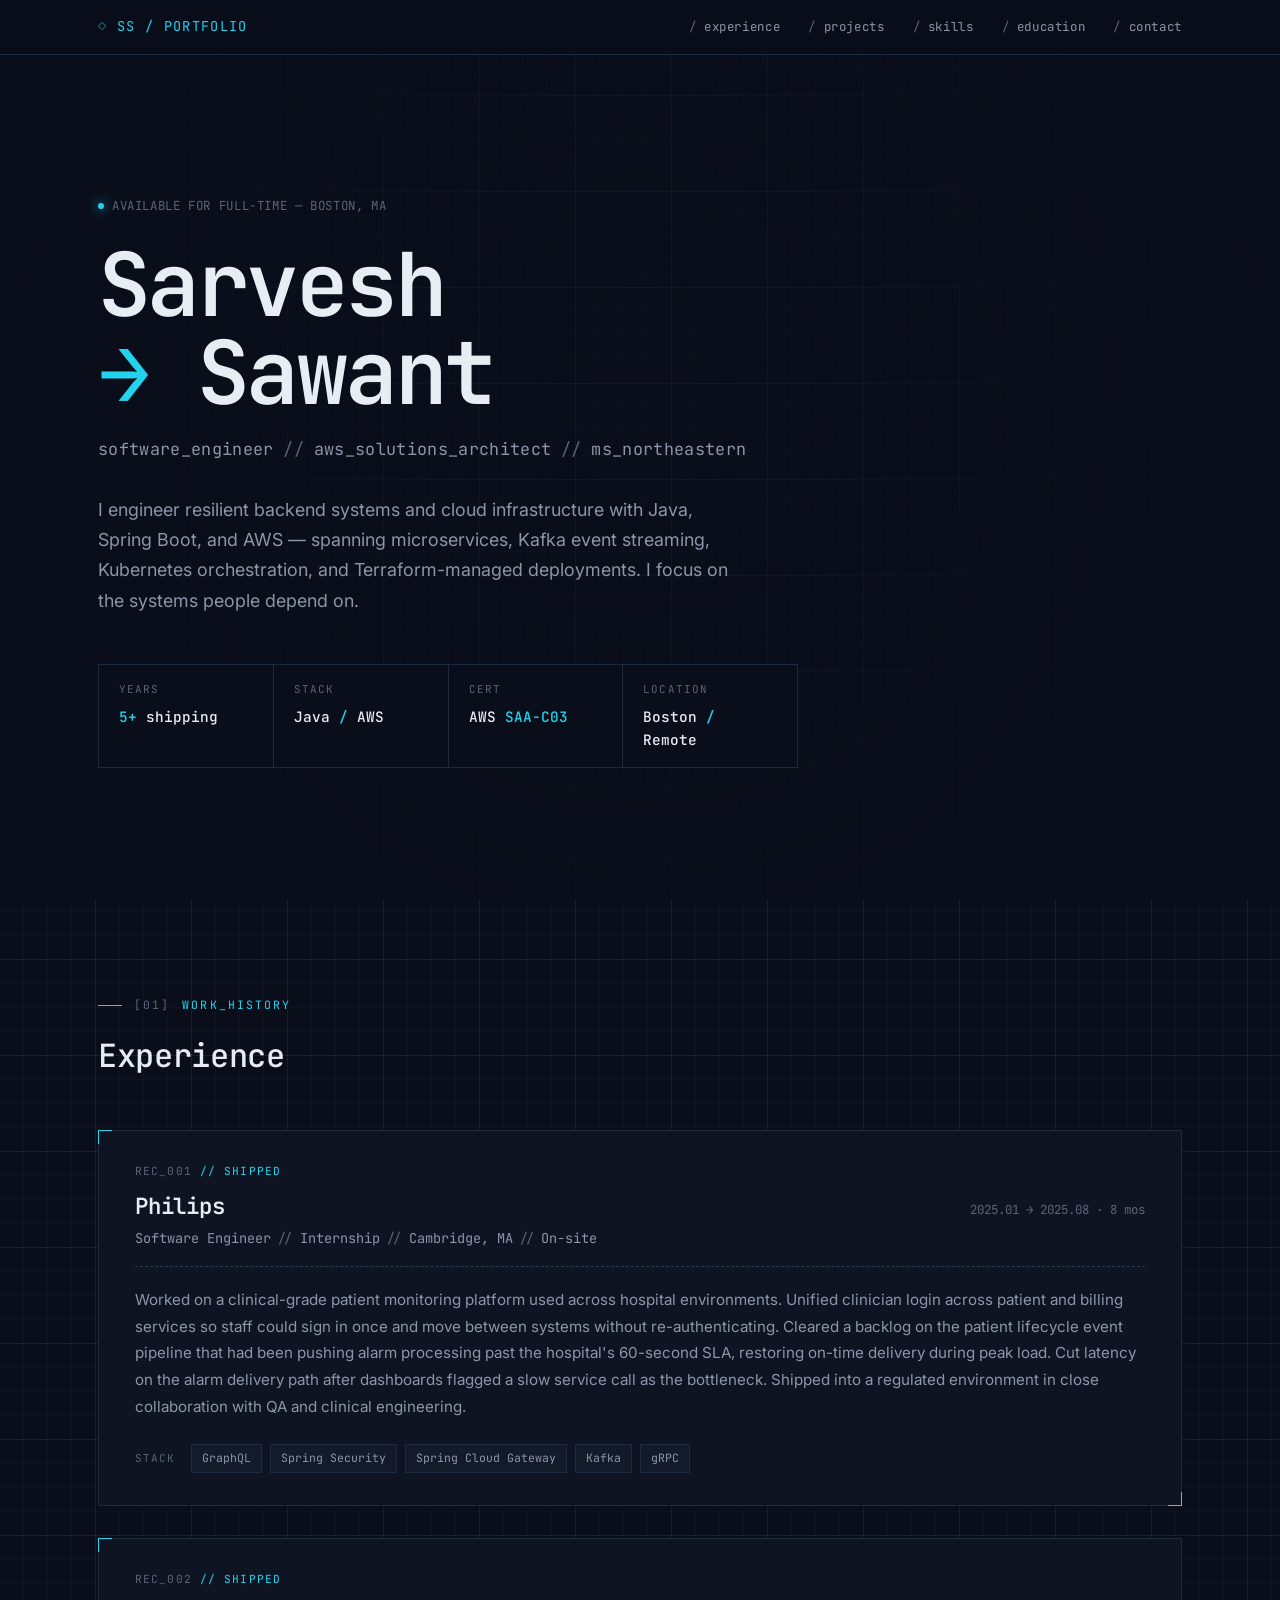
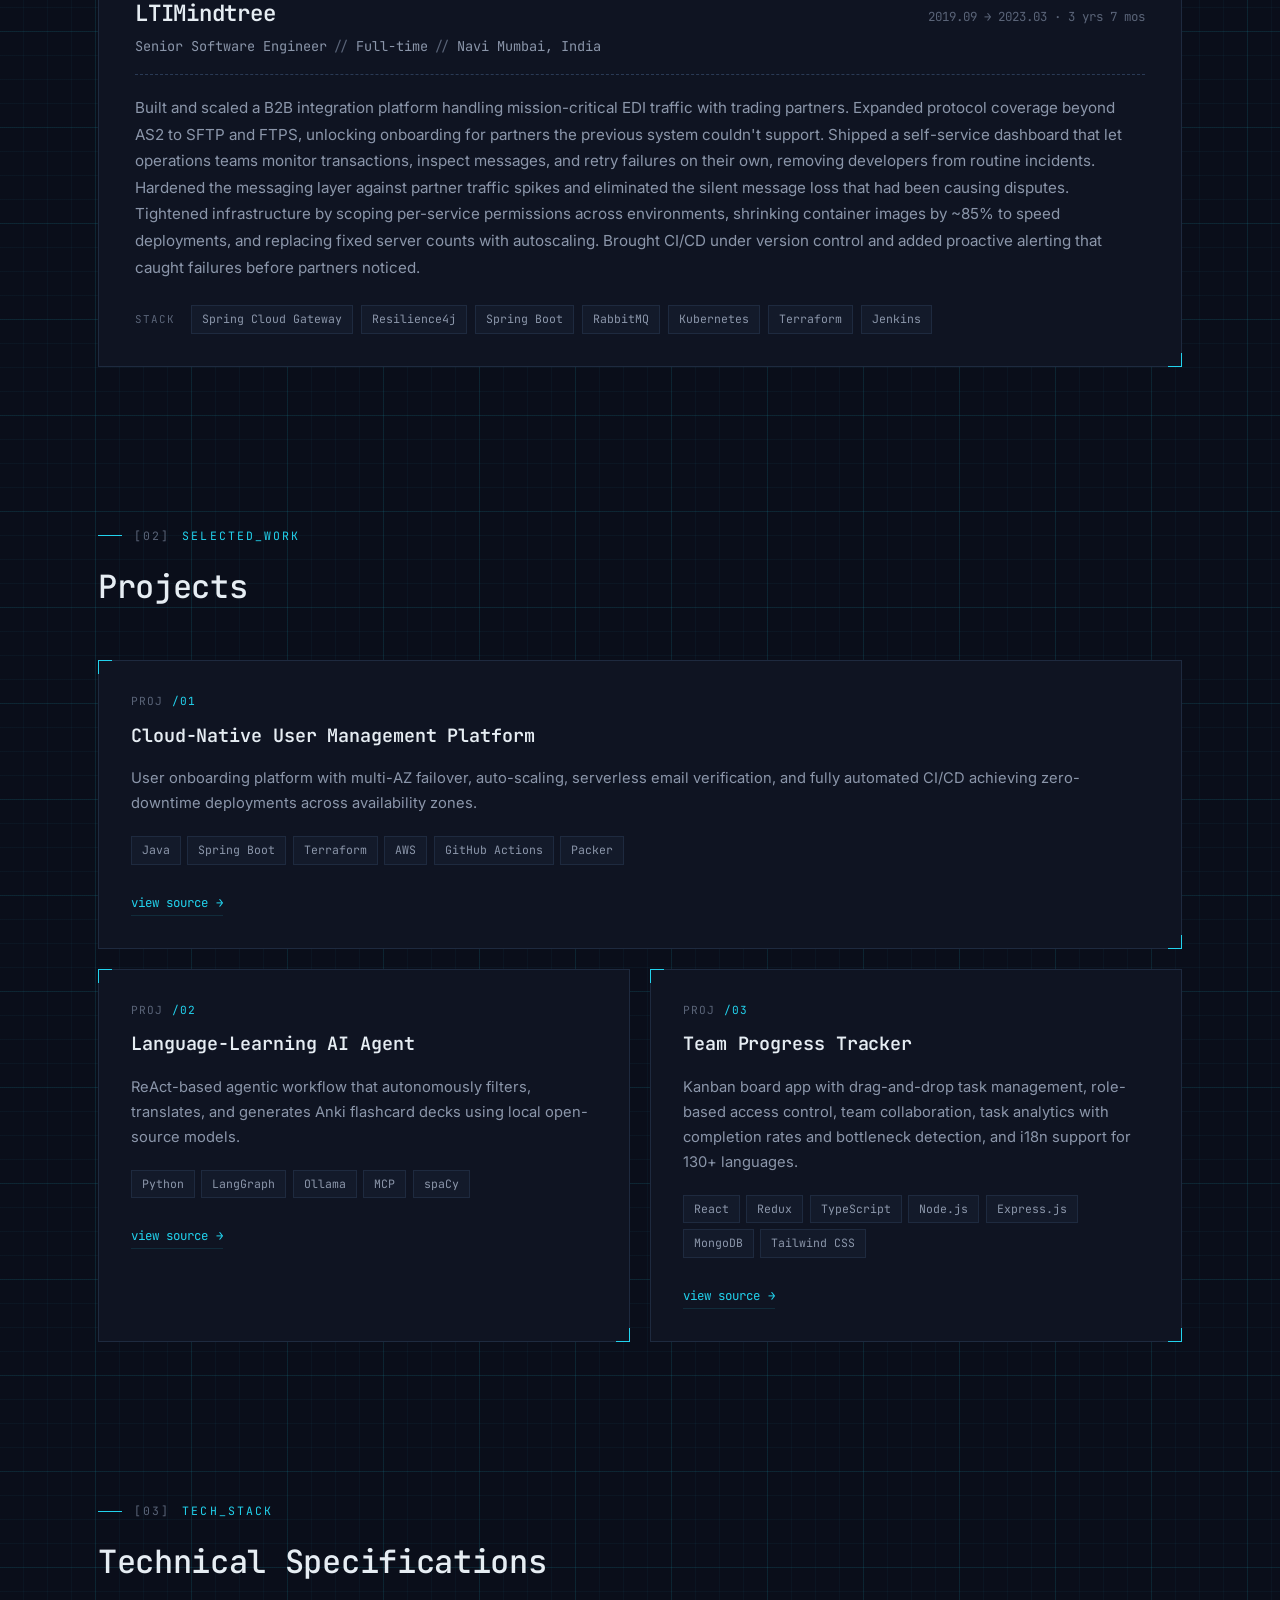
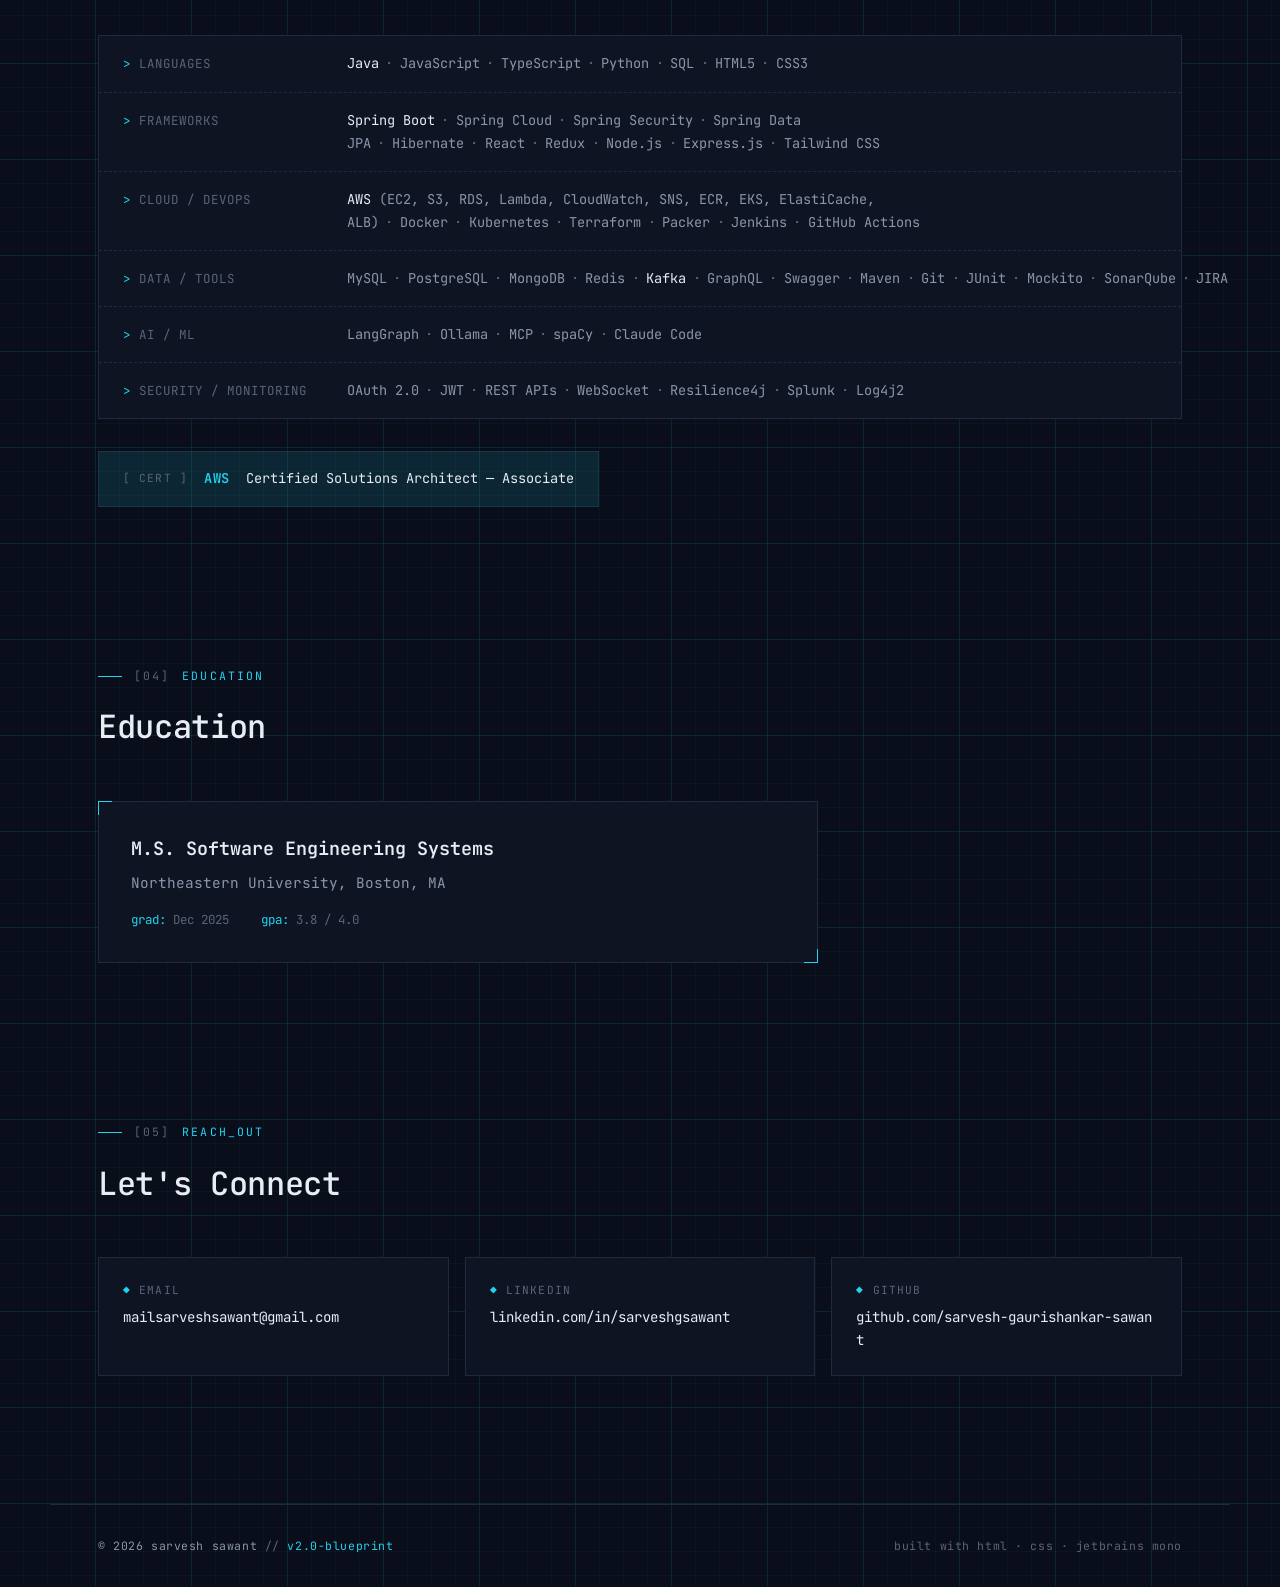
<file: blueprint.html>
<!DOCTYPE html>
<html lang="en">
<head>
  <meta charset="UTF-8">
  <meta name="viewport" content="width=device-width, initial-scale=1.0">
  <title>Sarvesh Sawant — Software Engineer [Blueprint]</title>
  <meta name="description" content="Software Engineer specializing in Java, Spring Boot, AWS, and cloud-native systems.">

  <!-- Open Graph -->
  <meta property="og:title" content="Sarvesh Sawant — Software Engineer">
  <meta property="og:description" content="Software Engineer specializing in Java, Spring Boot, AWS, and cloud-native systems.">
  <meta property="og:url" content="https://sarveshsawant.com/blueprint.html">
  <meta property="og:type" content="website">
  <meta property="og:image" content="https://sarveshsawant.com/og-image-blueprint.png">
  <meta property="og:image:width" content="1200">
  <meta property="og:image:height" content="630">
  <meta property="og:image:alt" content="Sarvesh Sawant — Software Engineer · Blueprint edition">
  <meta property="og:site_name" content="Sarvesh Sawant">

  <!-- Twitter Card -->
  <meta name="twitter:card" content="summary_large_image">
  <meta name="twitter:title" content="Sarvesh Sawant — Software Engineer">
  <meta name="twitter:description" content="Software Engineer specializing in Java, Spring Boot, AWS, and cloud-native systems.">
  <meta name="twitter:image" content="https://sarveshsawant.com/og-image-blueprint.png">

  <link rel="preconnect" href="https://fonts.googleapis.com">
  <link rel="preconnect" href="https://fonts.gstatic.com" crossorigin>
  <link href="https://fonts.googleapis.com/css2?family=JetBrains+Mono:wght@400;500;600&family=Inter:wght@400;500;600&display=swap" rel="stylesheet">

  <style>
    :root {
      --bg: #0a0e1a;
      --bg-elevated: #0f1422;
      --bg-subtle: #131a2a;
      --text: #e6edf3;
      --text-muted: #8b96aa;
      --text-dim: #5a6478;
      --accent: #22d3ee;
      --accent-dim: rgba(34, 211, 238, 0.12);
      --border: #1e2a3f;
      --border-strong: #2a3a55;
      --grid-minor: rgba(34, 211, 238, 0.04);
      --grid-major: rgba(34, 211, 238, 0.08);

      --font-mono: 'JetBrains Mono', ui-monospace, SFMono-Regular, monospace;
      --font-sans: 'Inter', -apple-system, BlinkMacSystemFont, sans-serif;

      --max-w: 1180px;
      --pad-x: clamp(1.25rem, 4vw, 3rem);
    }

    *, *::before, *::after { box-sizing: border-box; margin: 0; padding: 0; }

    html { scroll-behavior: smooth; }

    body {
      background: var(--bg);
      color: var(--text);
      font-family: var(--font-sans);
      font-size: 16px;
      line-height: 1.6;
      min-height: 100vh;
      overflow-x: hidden;

      /* Blueprint grid */
      background-image:
        linear-gradient(var(--grid-minor) 1px, transparent 1px),
        linear-gradient(90deg, var(--grid-minor) 1px, transparent 1px),
        linear-gradient(var(--grid-major) 1px, transparent 1px),
        linear-gradient(90deg, var(--grid-major) 1px, transparent 1px);
      background-size: 24px 24px, 24px 24px, 96px 96px, 96px 96px;
      background-position: -1px -1px, -1px -1px, -1px -1px, -1px -1px;
    }

    body::before {
      content: '';
      position: fixed;
      inset: 0;
      pointer-events: none;
      background:
        radial-gradient(ellipse at 50% 0%, transparent 0%, var(--bg) 80%),
        radial-gradient(ellipse at 50% 100%, transparent 30%, var(--bg) 90%);
      z-index: 0;
    }

    a { color: inherit; text-decoration: none; }

    ::selection { background: var(--accent); color: var(--bg); }

    /* ---------- NAV ---------- */
    .nav {
      position: fixed;
      top: 0; left: 0; right: 0;
      z-index: 50;
      backdrop-filter: blur(12px);
      background: rgba(10, 14, 26, 0.75);
      border-bottom: 1px solid var(--border);
    }
    .nav-inner {
      max-width: var(--max-w);
      margin: 0 auto;
      padding: 1rem var(--pad-x);
      display: flex;
      justify-content: space-between;
      align-items: center;
    }
    .nav-mark {
      font-family: var(--font-mono);
      font-size: 0.85rem;
      letter-spacing: 0.1em;
      color: var(--accent);
      text-transform: uppercase;
    }
    .nav-mark::before {
      content: '◇ ';
      opacity: 0.6;
    }
    .nav-links {
      display: flex;
      gap: 1.75rem;
      list-style: none;
      font-family: var(--font-mono);
      font-size: 0.78rem;
      letter-spacing: 0.05em;
    }
    .nav-links a {
      color: var(--text-muted);
      text-transform: lowercase;
      transition: color 150ms ease;
    }
    .nav-links a:hover { color: var(--accent); }
    .nav-links a::before { content: '/ '; color: var(--text-dim); }

    @media (max-width: 640px) { .nav-links { display: none; } }

    /* ---------- LAYOUT ---------- */
    main { position: relative; z-index: 1; }

    .section {
      max-width: var(--max-w);
      margin: 0 auto;
      padding: 6rem var(--pad-x) 4rem;
    }

    .section-label {
      font-family: var(--font-mono);
      font-size: 0.72rem;
      letter-spacing: 0.18em;
      text-transform: uppercase;
      color: var(--accent);
      margin-bottom: 1rem;
      display: flex;
      align-items: center;
      gap: 0.75rem;
    }
    .section-label::before {
      content: '';
      width: 24px;
      height: 1px;
      background: var(--accent);
    }
    .section-label .sec-num {
      color: var(--text-dim);
      font-weight: 400;
    }

    .section-title {
      font-family: var(--font-mono);
      font-size: clamp(1.5rem, 3vw, 2rem);
      font-weight: 500;
      color: var(--text);
      margin-bottom: 3rem;
      letter-spacing: -0.01em;
    }

    /* ---------- HERO ---------- */
    .hero {
      max-width: var(--max-w);
      margin: 0 auto;
      padding: 9rem var(--pad-x) 5rem;
      min-height: 100vh;
      display: flex;
      flex-direction: column;
      justify-content: center;
      position: relative;
    }
    .hero-meta {
      font-family: var(--font-mono);
      font-size: 0.78rem;
      color: var(--text-dim);
      margin-bottom: 1.5rem;
      letter-spacing: 0.05em;
    }
    .hero-meta .dot {
      display: inline-block;
      width: 6px;
      height: 6px;
      background: var(--accent);
      border-radius: 50%;
      margin-right: 0.5rem;
      vertical-align: middle;
      box-shadow: 0 0 12px var(--accent);
      animation: pulse 2s ease-in-out infinite;
    }
    @keyframes pulse {
      0%, 100% { opacity: 1; }
      50% { opacity: 0.4; }
    }
    .hero-name {
      font-family: var(--font-mono);
      font-size: clamp(2.5rem, 7vw, 5.5rem);
      font-weight: 600;
      letter-spacing: -0.04em;
      line-height: 1;
      margin-bottom: 1.25rem;
      color: var(--text);
    }
    .hero-name .ampersand {
      color: var(--accent);
      font-weight: 400;
    }
    .hero-tagline {
      font-family: var(--font-mono);
      font-size: clamp(0.9rem, 1.5vw, 1.05rem);
      color: var(--text-muted);
      margin-bottom: 2rem;
      letter-spacing: 0.02em;
    }
    .hero-tagline .sep { color: var(--text-dim); margin: 0 0.6rem; }
    .hero-intro {
      font-size: clamp(1rem, 1.4vw, 1.15rem);
      color: var(--text-muted);
      max-width: 640px;
      line-height: 1.7;
      margin-bottom: 3rem;
    }

    .hero-stats {
      display: grid;
      grid-template-columns: repeat(auto-fit, minmax(160px, 1fr));
      gap: 1px;
      background: var(--border);
      border: 1px solid var(--border);
      max-width: 700px;
    }
    .hero-stat {
      background: var(--bg);
      padding: 1rem 1.25rem;
    }
    .hero-stat-label {
      font-family: var(--font-mono);
      font-size: 0.68rem;
      color: var(--text-dim);
      text-transform: uppercase;
      letter-spacing: 0.1em;
      margin-bottom: 0.4rem;
    }
    .hero-stat-value {
      font-family: var(--font-mono);
      font-size: 0.9rem;
      color: var(--text);
      font-weight: 500;
    }
    .hero-stat-value .accent { color: var(--accent); }

    /* ---------- CARDS w/ CORNER BRACKETS ---------- */
    .blueprint-card {
      position: relative;
      background: var(--bg-elevated);
      border: 1px solid var(--border);
      padding: 2rem;
    }
    .blueprint-card::before,
    .blueprint-card::after {
      content: '';
      position: absolute;
      width: 14px; height: 14px;
      border: 1px solid var(--accent);
      pointer-events: none;
    }
    .blueprint-card::before {
      top: -1px; left: -1px;
      border-right: none; border-bottom: none;
    }
    .blueprint-card::after {
      bottom: -1px; right: -1px;
      border-left: none; border-top: none;
    }

    /* ---------- EXPERIENCE ---------- */
    .timeline {
      display: flex;
      flex-direction: column;
      gap: 2rem;
    }

    .exp-card { padding: 2rem 2.25rem; }
    .exp-header {
      display: flex;
      justify-content: space-between;
      align-items: baseline;
      gap: 1rem;
      flex-wrap: wrap;
      padding-bottom: 1rem;
      margin-bottom: 1.25rem;
      border-bottom: 1px dashed var(--border-strong);
    }
    .exp-id {
      font-family: var(--font-mono);
      font-size: 0.7rem;
      color: var(--text-dim);
      letter-spacing: 0.1em;
      text-transform: uppercase;
      margin-bottom: 0.5rem;
    }
    .exp-id .status {
      color: var(--accent);
      margin-left: 0.5rem;
    }
    .exp-company {
      font-family: var(--font-mono);
      font-size: 1.4rem;
      font-weight: 600;
      color: var(--text);
      letter-spacing: -0.01em;
    }
    .exp-role {
      font-family: var(--font-mono);
      font-size: 0.85rem;
      color: var(--text-muted);
      margin-top: 0.25rem;
    }
    .exp-role .sep { color: var(--text-dim); margin: 0 0.4rem; }
    .exp-date {
      font-family: var(--font-mono);
      font-size: 0.78rem;
      color: var(--text-dim);
      white-space: nowrap;
    }
    .exp-prose {
      font-size: 0.95rem;
      line-height: 1.75;
      color: var(--text-muted);
      margin-bottom: 1.5rem;
    }
    .exp-skills {
      display: flex;
      flex-wrap: wrap;
      gap: 0.5rem;
      align-items: center;
    }
    .skill-label {
      font-family: var(--font-mono);
      font-size: 0.68rem;
      color: var(--text-dim);
      letter-spacing: 0.1em;
      text-transform: uppercase;
      margin-right: 0.5rem;
    }
    .chip {
      font-family: var(--font-mono);
      font-size: 0.72rem;
      padding: 4px 10px;
      background: var(--bg-subtle);
      border: 1px solid var(--border);
      color: var(--text-muted);
      transition: all 150ms ease;
    }
    .chip:hover {
      border-color: var(--accent);
      color: var(--accent);
    }

    /* ---------- PROJECTS ---------- */
    .projects-grid {
      display: grid;
      grid-template-columns: repeat(2, 1fr);
      gap: 1.25rem;
    }
    .projects-grid .blueprint-card:first-child {
      grid-column: 1 / -1;
    }
    @media (max-width: 768px) {
      .projects-grid { grid-template-columns: 1fr; }
    }
    .project-id {
      font-family: var(--font-mono);
      font-size: 0.7rem;
      color: var(--text-dim);
      letter-spacing: 0.1em;
      text-transform: uppercase;
      margin-bottom: 0.6rem;
    }
    .project-id .num { color: var(--accent); }
    .project-name {
      font-family: var(--font-mono);
      font-size: 1.15rem;
      font-weight: 600;
      color: var(--text);
      margin-bottom: 1rem;
      letter-spacing: -0.005em;
    }
    .project-desc {
      font-size: 0.92rem;
      line-height: 1.7;
      color: var(--text-muted);
      margin-bottom: 1.25rem;
    }
    .project-tags {
      display: flex;
      flex-wrap: wrap;
      gap: 0.4rem;
      margin-bottom: 1.5rem;
    }
    .project-link {
      display: inline-flex;
      align-items: center;
      gap: 0.5rem;
      font-family: var(--font-mono);
      font-size: 0.78rem;
      color: var(--accent);
      border-bottom: 1px solid var(--accent-dim);
      padding-bottom: 2px;
      transition: border-color 150ms ease;
    }
    .project-link:hover { border-color: var(--accent); }
    .project-link::after { content: ' →'; }

    /* ---------- SKILLS (key-value spec sheet) ---------- */
    .spec-sheet {
      border: 1px solid var(--border);
      background: var(--bg-elevated);
    }
    .spec-row {
      display: grid;
      grid-template-columns: 200px 1fr;
      gap: 1.5rem;
      padding: 1rem 1.5rem;
      border-bottom: 1px dashed var(--border);
      align-items: baseline;
    }
    .spec-row:last-child { border-bottom: none; }
    .spec-key {
      font-family: var(--font-mono);
      font-size: 0.78rem;
      color: var(--text-dim);
      text-transform: uppercase;
      letter-spacing: 0.08em;
    }
    .spec-key::before {
      content: '> ';
      color: var(--accent);
    }
    .spec-value {
      font-family: var(--font-mono);
      font-size: 0.85rem;
      color: var(--text-muted);
      line-height: 1.7;
    }
    .spec-value .div { color: var(--text-dim); margin: 0 0.4rem; }
    .spec-value .hi { color: var(--text); }

    @media (max-width: 640px) {
      .spec-row { grid-template-columns: 1fr; gap: 0.4rem; }
    }

    .cert {
      margin-top: 2rem;
      padding: 1rem 1.5rem;
      border: 1px solid var(--accent-dim);
      background: var(--accent-dim);
      display: inline-flex;
      align-items: center;
      gap: 1rem;
      font-family: var(--font-mono);
      font-size: 0.85rem;
      color: var(--text);
    }
    .cert-tag {
      font-weight: 600;
      color: var(--accent);
      letter-spacing: 0.05em;
    }
    .cert::before {
      content: '[ CERT ]';
      font-size: 0.7rem;
      color: var(--text-dim);
      letter-spacing: 0.1em;
    }

    /* ---------- EDUCATION ---------- */
    .edu-card {
      max-width: 720px;
    }
    .edu-degree {
      font-family: var(--font-mono);
      font-size: 1.15rem;
      font-weight: 600;
      color: var(--text);
      margin-bottom: 0.5rem;
    }
    .edu-school {
      font-family: var(--font-mono);
      font-size: 0.9rem;
      color: var(--text-muted);
      margin-bottom: 1rem;
    }
    .edu-meta {
      display: flex;
      gap: 2rem;
      font-family: var(--font-mono);
      font-size: 0.78rem;
      color: var(--text-dim);
    }
    .edu-meta .hi { color: var(--accent); }

    /* ---------- CONTACT ---------- */
    .contact-grid {
      display: grid;
      grid-template-columns: repeat(auto-fit, minmax(260px, 1fr));
      gap: 1rem;
    }
    .contact-item {
      padding: 1.5rem;
      border: 1px solid var(--border);
      background: var(--bg-elevated);
      transition: all 200ms ease;
      position: relative;
    }
    .contact-item:hover {
      border-color: var(--accent);
      transform: translateY(-2px);
    }
    .contact-key {
      font-family: var(--font-mono);
      font-size: 0.7rem;
      color: var(--text-dim);
      letter-spacing: 0.1em;
      text-transform: uppercase;
      margin-bottom: 0.4rem;
    }
    .contact-key::before {
      content: '◆ ';
      color: var(--accent);
    }
    .contact-value {
      font-family: var(--font-mono);
      font-size: 0.88rem;
      color: var(--text);
      word-break: break-all;
    }

    /* ---------- FOOTER ---------- */
    .footer {
      max-width: var(--max-w);
      margin: 4rem auto 0;
      padding: 2rem var(--pad-x);
      border-top: 1px solid var(--border);
      display: flex;
      justify-content: space-between;
      align-items: center;
      flex-wrap: wrap;
      gap: 1rem;
      font-family: var(--font-mono);
      font-size: 0.72rem;
      color: var(--text-dim);
      letter-spacing: 0.05em;
    }
    .footer .build {
      color: var(--text-muted);
    }
    .footer .build .accent { color: var(--accent); }
  </style>
</head>
<body>

  <nav class="nav">
    <div class="nav-inner">
      <a href="#hero" class="nav-mark">SS / portfolio</a>
      <ul class="nav-links">
        <li><a href="#experience">experience</a></li>
        <li><a href="#projects">projects</a></li>
        <li><a href="#skills">skills</a></li>
        <li><a href="#education">education</a></li>
        <li><a href="#contact">contact</a></li>
      </ul>
    </div>
  </nav>

  <main>

    <!-- HERO -->
    <section class="hero" id="hero">
      <p class="hero-meta"><span class="dot"></span>AVAILABLE FOR FULL-TIME &mdash; BOSTON, MA</p>
      <h1 class="hero-name">Sarvesh<br><span class="ampersand">&rarr;</span> Sawant</h1>
      <p class="hero-tagline">software_engineer<span class="sep">//</span>aws_solutions_architect<span class="sep">//</span>ms_northeastern</p>
      <p class="hero-intro">
        I engineer resilient backend systems and cloud infrastructure with Java, Spring Boot, and AWS &mdash; spanning microservices, Kafka event streaming, Kubernetes orchestration, and Terraform-managed deployments. I focus on the systems people depend on.
      </p>
      <div class="hero-stats">
        <div class="hero-stat">
          <div class="hero-stat-label">Years</div>
          <div class="hero-stat-value"><span class="accent">5+</span> shipping</div>
        </div>
        <div class="hero-stat">
          <div class="hero-stat-label">Stack</div>
          <div class="hero-stat-value">Java <span class="accent">/</span> AWS</div>
        </div>
        <div class="hero-stat">
          <div class="hero-stat-label">Cert</div>
          <div class="hero-stat-value">AWS <span class="accent">SAA-C03</span></div>
        </div>
        <div class="hero-stat">
          <div class="hero-stat-label">Location</div>
          <div class="hero-stat-value">Boston <span class="accent">/</span> Remote</div>
        </div>
      </div>
    </section>

    <!-- EXPERIENCE -->
    <section class="section" id="experience">
      <div class="section-label"><span class="sec-num">[01]</span> work_history</div>
      <h2 class="section-title">Experience</h2>

      <div class="timeline">

        <article class="blueprint-card exp-card">
          <div class="exp-id">REC_001<span class="status">// SHIPPED</span></div>
          <div class="exp-header">
            <div>
              <h3 class="exp-company">Philips</h3>
              <p class="exp-role">Software Engineer<span class="sep">//</span>Internship<span class="sep">//</span>Cambridge, MA<span class="sep">//</span>On-site</p>
            </div>
            <span class="exp-date">2025.01 &rarr; 2025.08 &middot; 8 mos</span>
          </div>
          <p class="exp-prose">
            Worked on a clinical-grade patient monitoring platform used across hospital environments. Unified clinician login across patient and billing services so staff could sign in once and move between systems without re-authenticating. Cleared a backlog on the patient lifecycle event pipeline that had been pushing alarm processing past the hospital's 60-second SLA, restoring on-time delivery during peak load. Cut latency on the alarm delivery path after dashboards flagged a slow service call as the bottleneck. Shipped into a regulated environment in close collaboration with QA and clinical engineering.
          </p>
          <div class="exp-skills">
            <span class="skill-label">stack</span>
            <span class="chip">GraphQL</span>
            <span class="chip">Spring Security</span>
            <span class="chip">Spring Cloud Gateway</span>
            <span class="chip">Kafka</span>
            <span class="chip">gRPC</span>
          </div>
        </article>

        <article class="blueprint-card exp-card">
          <div class="exp-id">REC_002<span class="status">// SHIPPED</span></div>
          <div class="exp-header">
            <div>
              <h3 class="exp-company">LTIMindtree</h3>
              <p class="exp-role">Senior Software Engineer<span class="sep">//</span>Full-time<span class="sep">//</span>Navi Mumbai, India</p>
            </div>
            <span class="exp-date">2019.09 &rarr; 2023.03 &middot; 3 yrs 7 mos</span>
          </div>
          <p class="exp-prose">
            Built and scaled a B2B integration platform handling mission-critical EDI traffic with trading partners. Expanded protocol coverage beyond AS2 to SFTP and FTPS, unlocking onboarding for partners the previous system couldn't support. Shipped a self-service dashboard that let operations teams monitor transactions, inspect messages, and retry failures on their own, removing developers from routine incidents. Hardened the messaging layer against partner traffic spikes and eliminated the silent message loss that had been causing disputes. Tightened infrastructure by scoping per-service permissions across environments, shrinking container images by ~85% to speed deployments, and replacing fixed server counts with autoscaling. Brought CI/CD under version control and added proactive alerting that caught failures before partners noticed.
          </p>
          <div class="exp-skills">
            <span class="skill-label">stack</span>
            <span class="chip">Spring Cloud Gateway</span>
            <span class="chip">Resilience4j</span>
            <span class="chip">Spring Boot</span>
            <span class="chip">RabbitMQ</span>
            <span class="chip">Kubernetes</span>
            <span class="chip">Terraform</span>
            <span class="chip">Jenkins</span>
          </div>
        </article>

      </div>
    </section>

    <!-- PROJECTS -->
    <section class="section" id="projects">
      <div class="section-label"><span class="sec-num">[02]</span> selected_work</div>
      <h2 class="section-title">Projects</h2>

      <div class="projects-grid">

        <article class="blueprint-card">
          <div class="project-id">PROJ <span class="num">/01</span></div>
          <h3 class="project-name">Cloud-Native User Management Platform</h3>
          <p class="project-desc">User onboarding platform with multi-AZ failover, auto-scaling, serverless email verification, and fully automated CI/CD achieving zero-downtime deployments across availability zones.</p>
          <div class="project-tags">
            <span class="chip">Java</span>
            <span class="chip">Spring Boot</span>
            <span class="chip">Terraform</span>
            <span class="chip">AWS</span>
            <span class="chip">GitHub Actions</span>
            <span class="chip">Packer</span>
          </div>
          <a href="https://github.com/orgs/CSYE-6225-Cloud-Computing-Sarvesh/repositories" class="project-link" target="_blank" rel="noopener noreferrer">view source</a>
        </article>

        <article class="blueprint-card">
          <div class="project-id">PROJ <span class="num">/02</span></div>
          <h3 class="project-name">Language-Learning AI Agent</h3>
          <p class="project-desc">ReAct-based agentic workflow that autonomously filters, translates, and generates Anki flashcard decks using local open-source models.</p>
          <div class="project-tags">
            <span class="chip">Python</span>
            <span class="chip">LangGraph</span>
            <span class="chip">Ollama</span>
            <span class="chip">MCP</span>
            <span class="chip">spaCy</span>
          </div>
          <a href="https://github.com/sarvesh-gaurishankar-sawant/language-learning-agent" class="project-link" target="_blank" rel="noopener noreferrer">view source</a>
        </article>

        <article class="blueprint-card">
          <div class="project-id">PROJ <span class="num">/03</span></div>
          <h3 class="project-name">Team Progress Tracker</h3>
          <p class="project-desc">Kanban board app with drag-and-drop task management, role-based access control, team collaboration, task analytics with completion rates and bottleneck detection, and i18n support for 130+ languages.</p>
          <div class="project-tags">
            <span class="chip">React</span>
            <span class="chip">Redux</span>
            <span class="chip">TypeScript</span>
            <span class="chip">Node.js</span>
            <span class="chip">Express.js</span>
            <span class="chip">MongoDB</span>
            <span class="chip">Tailwind CSS</span>
          </div>
          <a href="https://github.com/sarvesh-gaurishankar-sawant/team-progress-tracker" class="project-link" target="_blank" rel="noopener noreferrer">view source</a>
        </article>

      </div>
    </section>

    <!-- SKILLS -->
    <section class="section" id="skills">
      <div class="section-label"><span class="sec-num">[03]</span> tech_stack</div>
      <h2 class="section-title">Technical Specifications</h2>

      <div class="spec-sheet">
        <div class="spec-row">
          <span class="spec-key">languages</span>
          <span class="spec-value"><span class="hi">Java</span><span class="div">&middot;</span>JavaScript<span class="div">&middot;</span>TypeScript<span class="div">&middot;</span>Python<span class="div">&middot;</span>SQL<span class="div">&middot;</span>HTML5<span class="div">&middot;</span>CSS3</span>
        </div>
        <div class="spec-row">
          <span class="spec-key">frameworks</span>
          <span class="spec-value"><span class="hi">Spring Boot</span><span class="div">&middot;</span>Spring Cloud<span class="div">&middot;</span>Spring Security<span class="div">&middot;</span>Spring Data JPA<span class="div">&middot;</span>Hibernate<span class="div">&middot;</span>React<span class="div">&middot;</span>Redux<span class="div">&middot;</span>Node.js<span class="div">&middot;</span>Express.js<span class="div">&middot;</span>Tailwind CSS</span>
        </div>
        <div class="spec-row">
          <span class="spec-key">cloud / devops</span>
          <span class="spec-value"><span class="hi">AWS</span> (EC2, S3, RDS, Lambda, CloudWatch, SNS, ECR, EKS, ElastiCache, ALB)<span class="div">&middot;</span>Docker<span class="div">&middot;</span>Kubernetes<span class="div">&middot;</span>Terraform<span class="div">&middot;</span>Packer<span class="div">&middot;</span>Jenkins<span class="div">&middot;</span>GitHub Actions</span>
        </div>
        <div class="spec-row">
          <span class="spec-key">data / tools</span>
          <span class="spec-value">MySQL<span class="div">&middot;</span>PostgreSQL<span class="div">&middot;</span>MongoDB<span class="div">&middot;</span>Redis<span class="div">&middot;</span><span class="hi">Kafka</span><span class="div">&middot;</span>GraphQL<span class="div">&middot;</span>Swagger<span class="div">&middot;</span>Maven<span class="div">&middot;</span>Git<span class="div">&middot;</span>JUnit<span class="div">&middot;</span>Mockito<span class="div">&middot;</span>SonarQube<span class="div">&middot;</span>JIRA</span>
        </div>
        <div class="spec-row">
          <span class="spec-key">ai / ml</span>
          <span class="spec-value">LangGraph<span class="div">&middot;</span>Ollama<span class="div">&middot;</span>MCP<span class="div">&middot;</span>spaCy<span class="div">&middot;</span>Claude Code</span>
        </div>
        <div class="spec-row">
          <span class="spec-key">security / monitoring</span>
          <span class="spec-value">OAuth 2.0<span class="div">&middot;</span>JWT<span class="div">&middot;</span>REST APIs<span class="div">&middot;</span>WebSocket<span class="div">&middot;</span>Resilience4j<span class="div">&middot;</span>Splunk<span class="div">&middot;</span>Log4j2</span>
        </div>
      </div>

      <a href="https://www.credly.com/badges/a5c9046f-af3b-44a5-aa54-ca8bb7d46f37/public_url" class="cert" target="_blank" rel="noopener noreferrer">
        <span class="cert-tag">AWS</span>
        <span>Certified Solutions Architect &mdash; Associate</span>
      </a>
    </section>

    <!-- EDUCATION -->
    <section class="section" id="education">
      <div class="section-label"><span class="sec-num">[04]</span> education</div>
      <h2 class="section-title">Education</h2>

      <article class="blueprint-card edu-card">
        <h3 class="edu-degree">M.S. Software Engineering Systems</h3>
        <p class="edu-school">Northeastern University, Boston, MA</p>
        <div class="edu-meta">
          <span><span class="hi">grad:</span> Dec 2025</span>
          <span><span class="hi">gpa:</span> 3.8 / 4.0</span>
        </div>
      </article>
    </section>

    <!-- CONTACT -->
    <section class="section" id="contact">
      <div class="section-label"><span class="sec-num">[05]</span> reach_out</div>
      <h2 class="section-title">Let's Connect</h2>

      <div class="contact-grid">
        <a href="mailto:mailsarveshsawant@gmail.com" class="contact-item">
          <div class="contact-key">email</div>
          <div class="contact-value">mailsarveshsawant@gmail.com</div>
        </a>
        <a href="https://www.linkedin.com/in/sarveshgsawant/" class="contact-item" target="_blank" rel="noopener noreferrer">
          <div class="contact-key">linkedin</div>
          <div class="contact-value">linkedin.com/in/sarveshgsawant</div>
        </a>
        <a href="https://github.com/sarvesh-gaurishankar-sawant" class="contact-item" target="_blank" rel="noopener noreferrer">
          <div class="contact-key">github</div>
          <div class="contact-value">github.com/sarvesh-gaurishankar-sawant</div>
        </a>
      </div>
    </section>

  </main>

  <footer class="footer">
    <div class="build">&copy; 2026 sarvesh sawant<span style="color:var(--text-dim)"> // </span><span class="accent">v2.0-blueprint</span></div>
    <div>built with html<span style="color:var(--text-dim)"> &middot; </span>css<span style="color:var(--text-dim)"> &middot; </span>jetbrains mono</div>
  </footer>

</body>
</html>
</file>
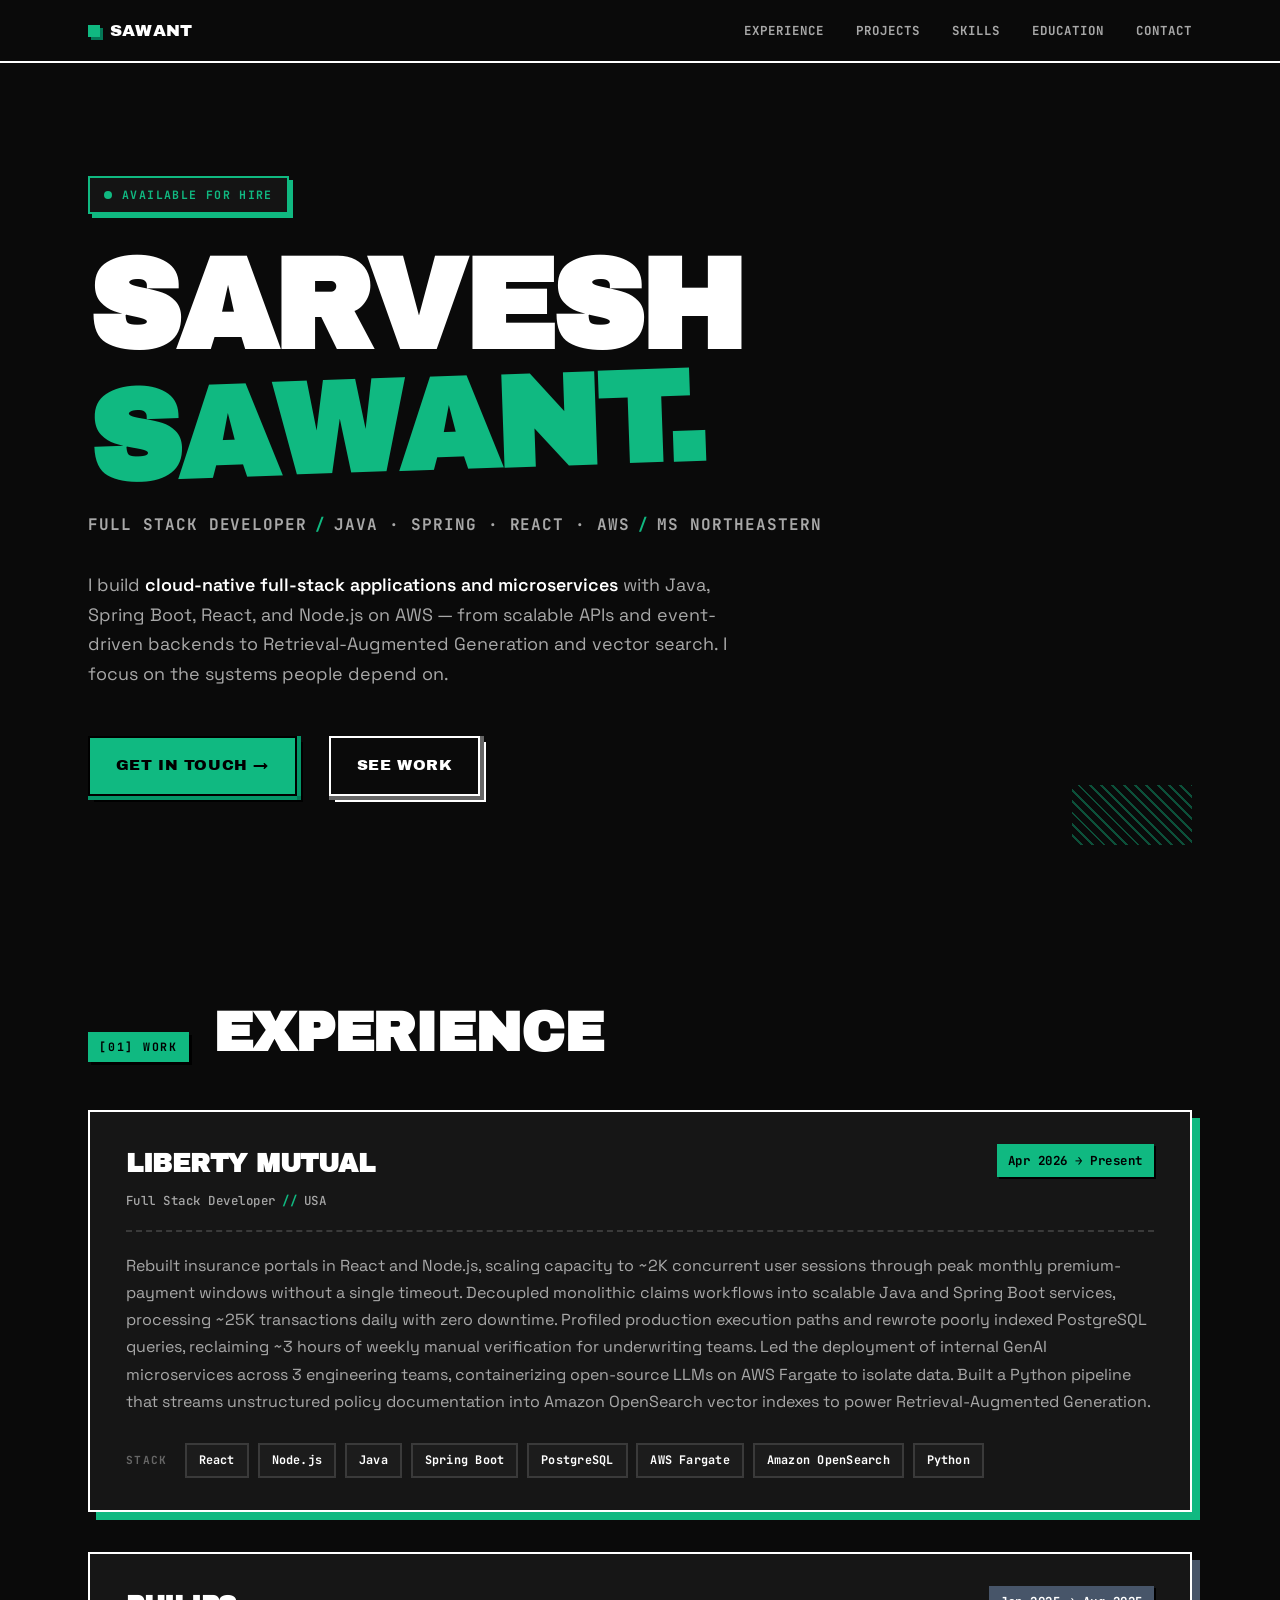
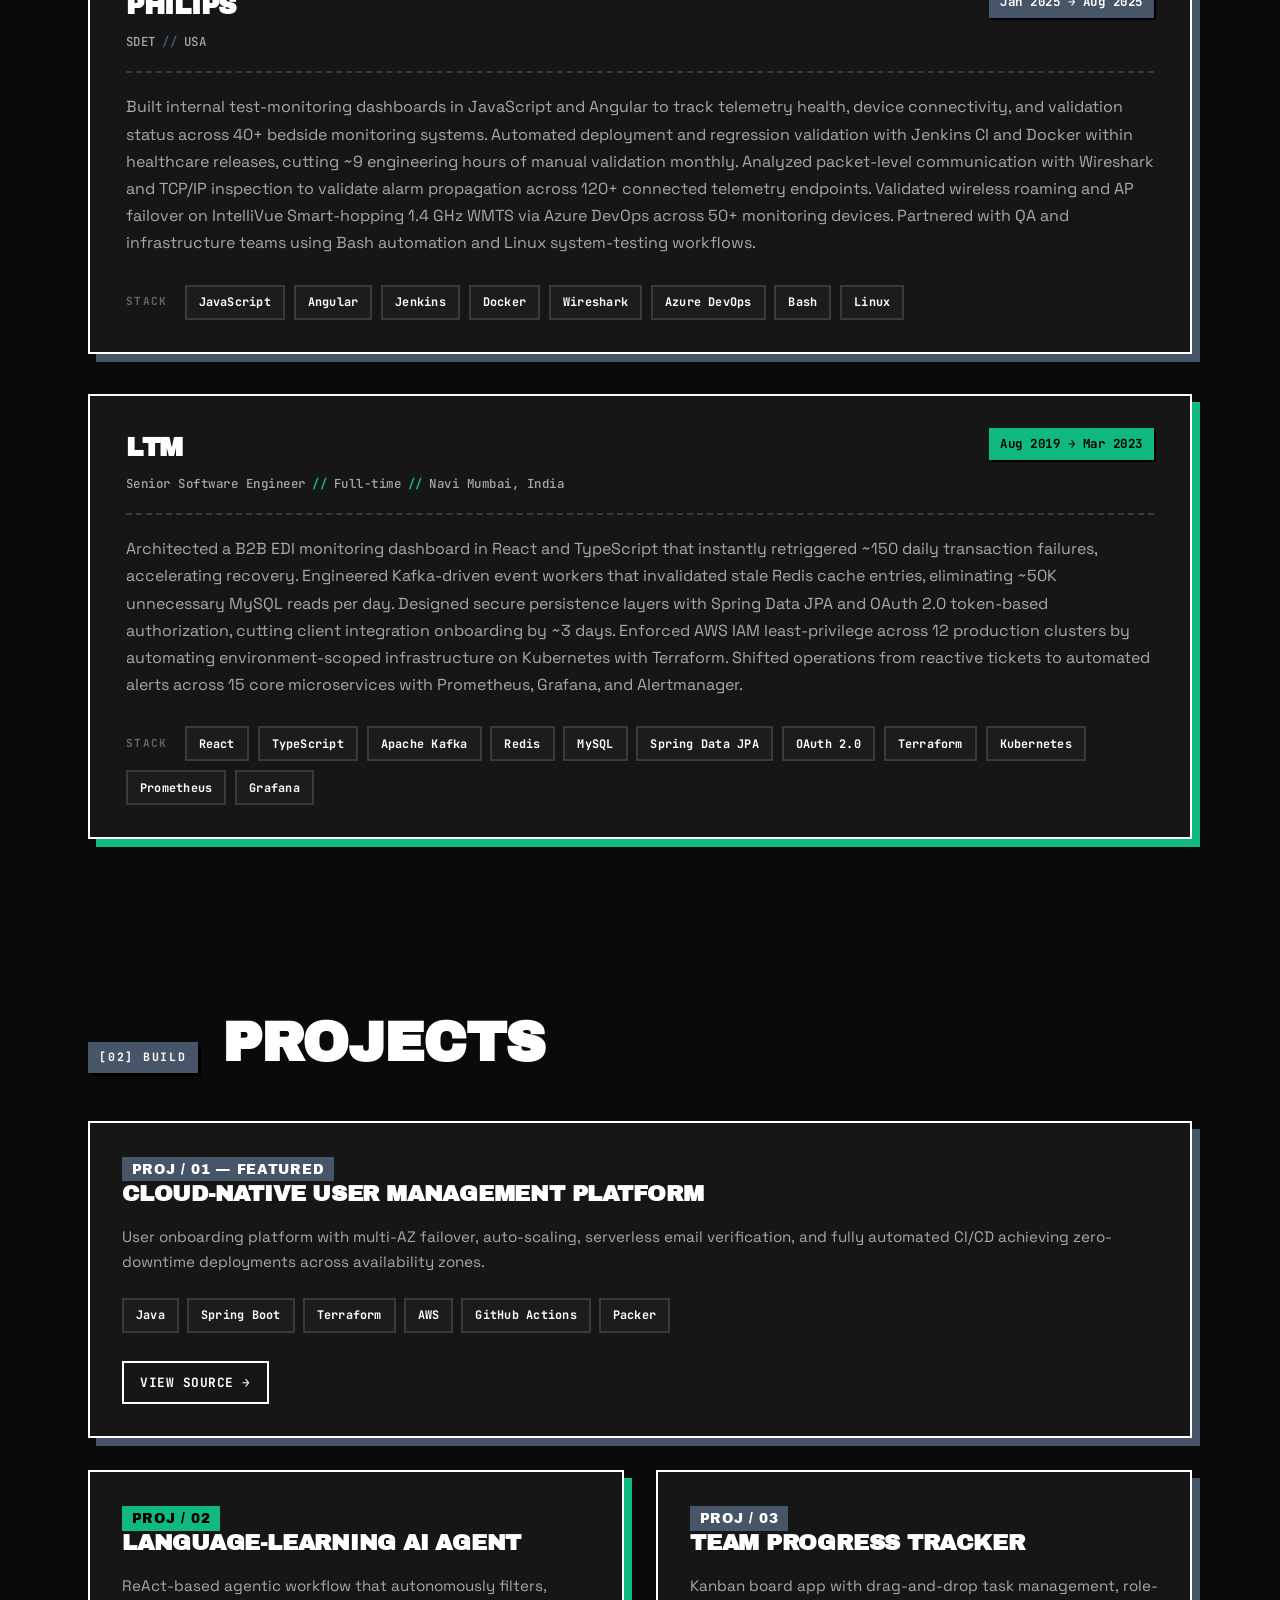
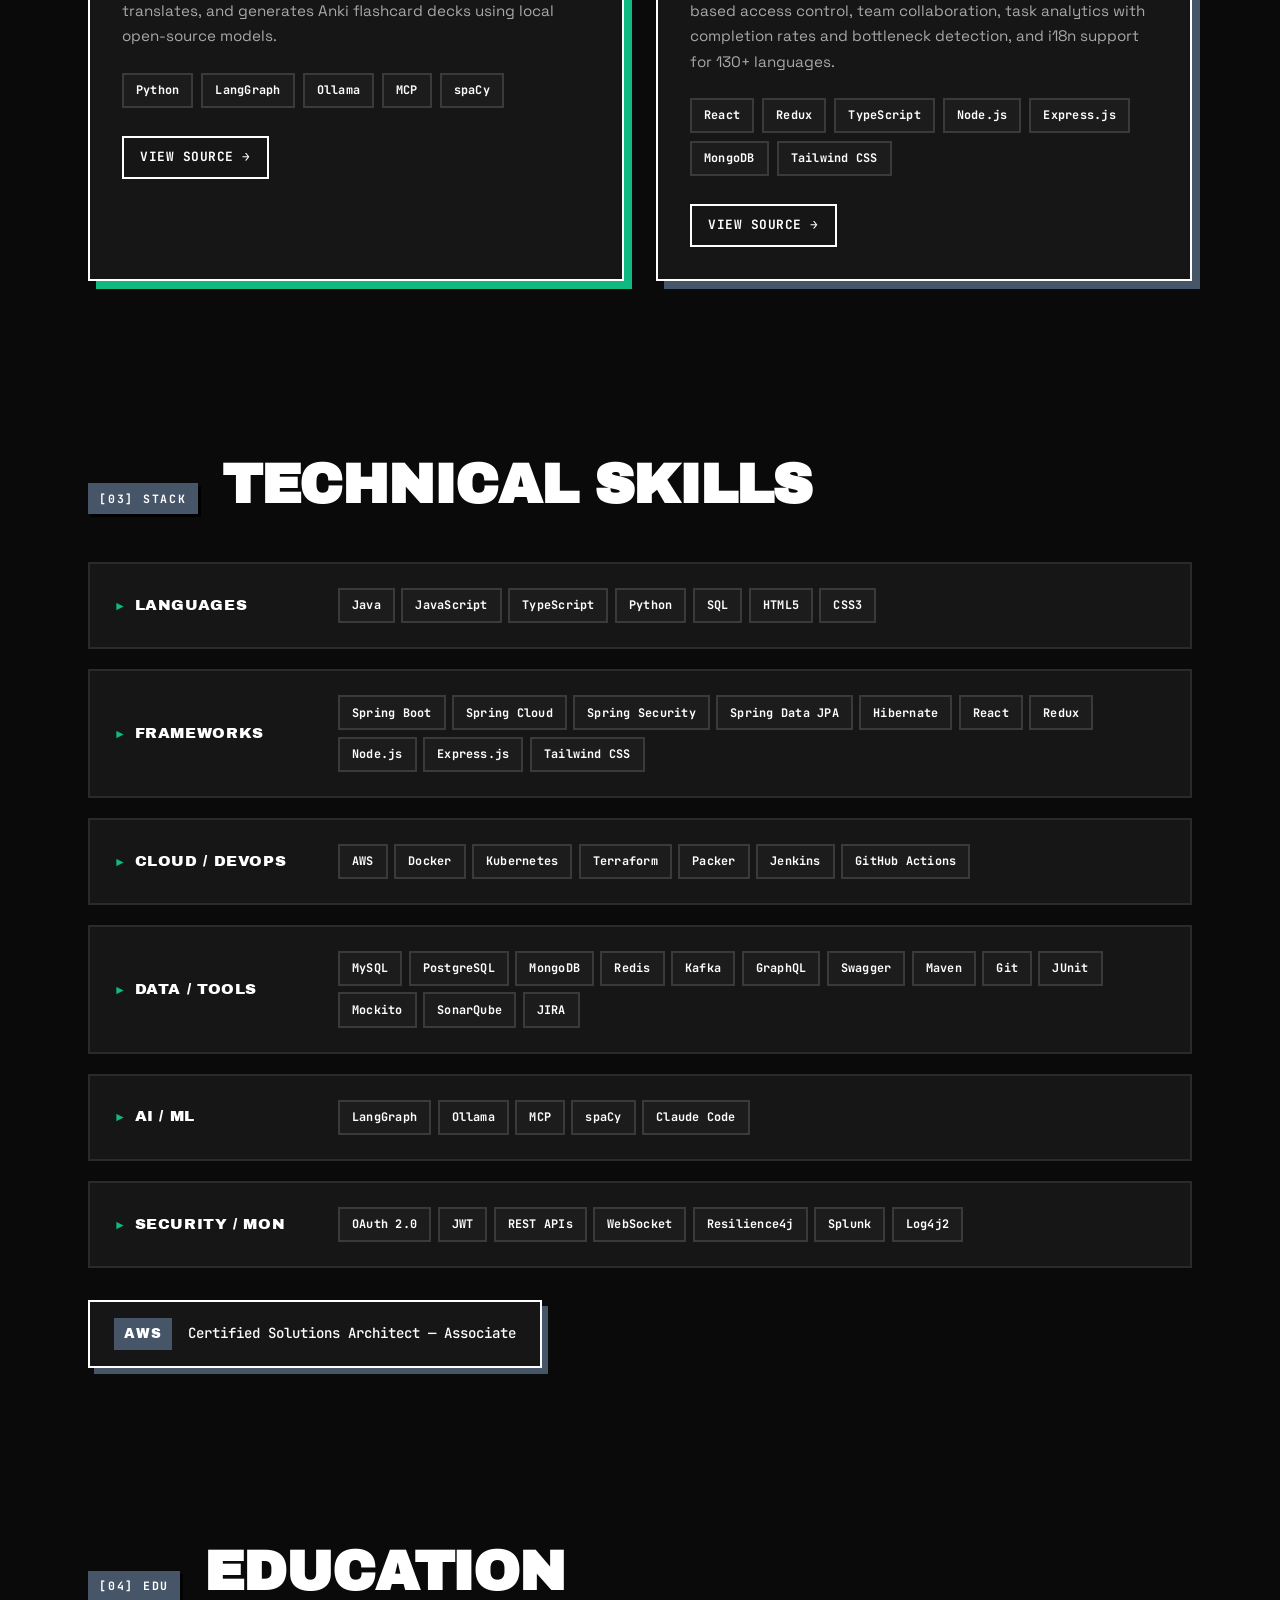
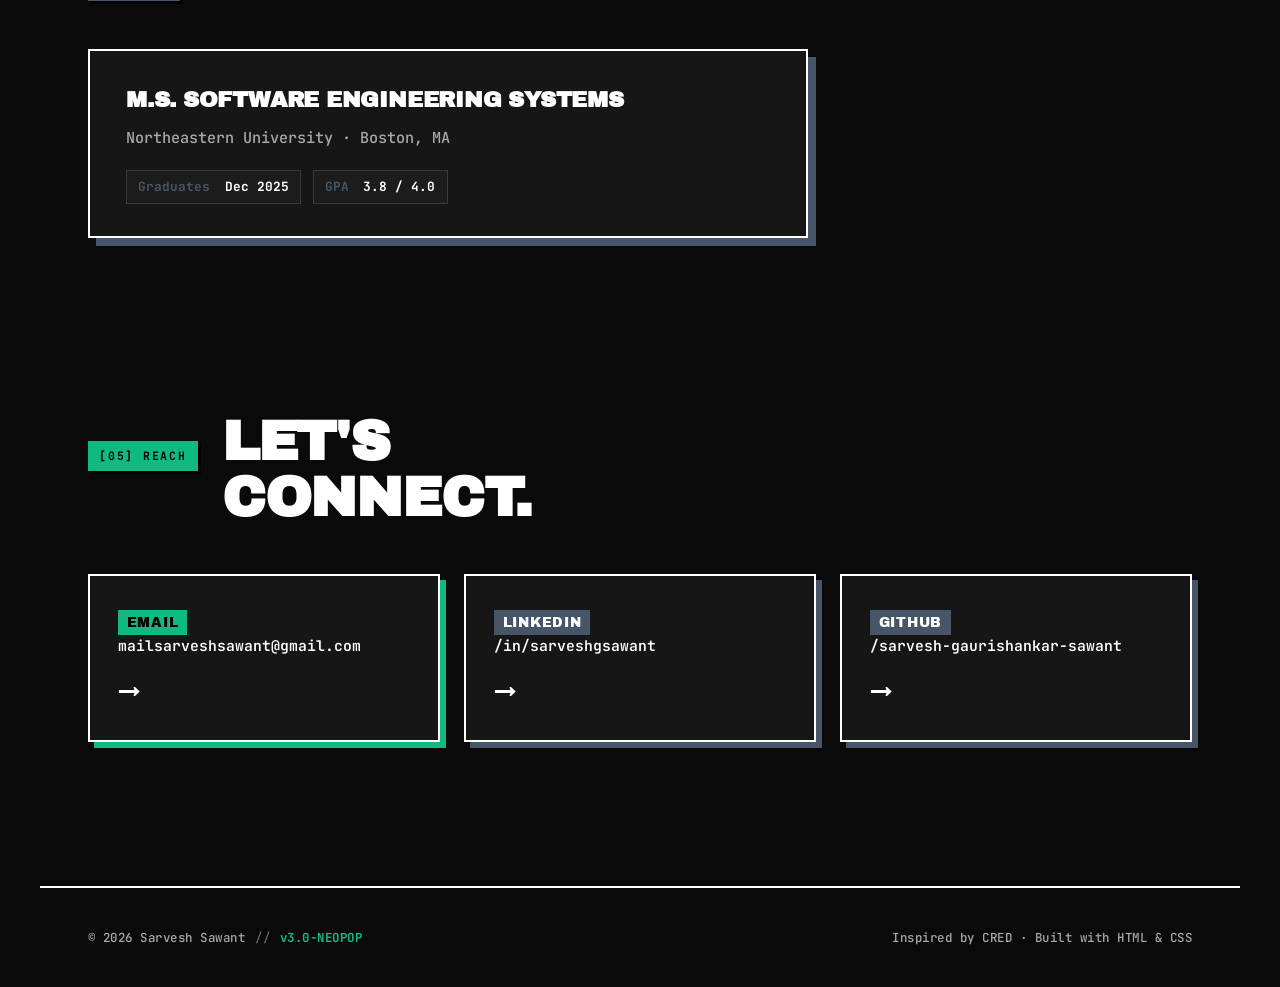
<file: neopop.html>
<!DOCTYPE html>
<html lang="en">
<head>
  <meta charset="UTF-8">
  <meta name="viewport" content="width=device-width, initial-scale=1.0">
  <title>Sarvesh Sawant — Software Engineer [Neopop]</title>
  <meta name="description" content="Software Engineer specializing in Java, Spring Boot, AWS, and cloud-native systems.">

  <!-- Open Graph -->
  <meta property="og:title" content="Sarvesh Sawant — Software Engineer">
  <meta property="og:description" content="Software Engineer specializing in Java, Spring Boot, AWS, and cloud-native systems.">
  <meta property="og:url" content="https://sarveshsawant.com/neopop.html">
  <meta property="og:type" content="website">
  <meta property="og:image" content="https://sarveshsawant.com/og-image-neopop.png">
  <meta property="og:image:width" content="1200">
  <meta property="og:image:height" content="630">
  <meta property="og:image:alt" content="Sarvesh Sawant — Software Engineer · Neopop edition">
  <meta property="og:site_name" content="Sarvesh Sawant">

  <!-- Twitter Card -->
  <meta name="twitter:card" content="summary_large_image">
  <meta name="twitter:title" content="Sarvesh Sawant — Software Engineer">
  <meta name="twitter:description" content="Software Engineer specializing in Java, Spring Boot, AWS, and cloud-native systems.">
  <meta name="twitter:image" content="https://sarveshsawant.com/og-image-neopop.png">

  <link rel="icon" type="image/svg+xml" href="favicon.svg">

  <link rel="preconnect" href="https://fonts.googleapis.com">
  <link rel="preconnect" href="https://fonts.gstatic.com" crossorigin>
  <link href="https://fonts.googleapis.com/css2?family=Archivo+Black&family=Space+Grotesk:wght@400;500;600;700&family=JetBrains+Mono:wght@500;700&display=swap" rel="stylesheet">

  <style>
    :root {
      /* Surfaces */
      --bg: #0a0a0a;
      --bg-elevated: #141414;
      --bg-subtle: #1c1c1c;
      --bg-card: #161616;

      /* Text */
      --text: #ffffff;
      --text-muted: #a8a8a8;
      --text-dim: #666666;

      /* Neopop colors — two-tone professional palette */
      --green: #10b981;        /* emerald — primary accent */
      --green-mid: #059669;
      --green-deep: #047857;
      /* All other "color" slots collapse to slate — secondary accent */
      --pink: #475569;
      --pink-mid: #334155;
      --pink-deep: #1e293b;
      --yellow: #475569;
      --yellow-mid: #334155;
      --yellow-deep: #1e293b;
      --blue: #475569;
      --blue-mid: #334155;
      --blue-deep: #1e293b;

      /* Strokes */
      --stroke: #2a2a2a;
      --stroke-strong: #3a3a3a;

      /* Type */
      --font-display: 'Archivo Black', 'Helvetica Neue', sans-serif;
      --font-body: 'Space Grotesk', -apple-system, BlinkMacSystemFont, sans-serif;
      --font-mono: 'JetBrains Mono', ui-monospace, monospace;

      /* Layout */
      --max-w: 1200px;
      --pad-x: clamp(1.25rem, 4vw, 3rem);
    }

    *, *::before, *::after { box-sizing: border-box; margin: 0; padding: 0; }
    html { scroll-behavior: smooth; }
    body {
      background: var(--bg);
      color: var(--text);
      font-family: var(--font-body);
      font-size: 17px;
      line-height: 1.55;
      min-height: 100vh;
      overflow-x: hidden;
      -webkit-font-smoothing: antialiased;
    }
    a { color: inherit; text-decoration: none; }
    ::selection { background: var(--green); color: var(--bg); }

    /* ---------- DIAGONAL STRIPE PATTERNS ---------- */
    .stripes {
      background-image: repeating-linear-gradient(
        45deg,
        transparent,
        transparent 6px,
        currentColor 6px,
        currentColor 8px
      );
    }

    /* ---------- NAV ---------- */
    .nav {
      position: sticky;
      top: 0;
      z-index: 50;
      background: var(--bg);
      border-bottom: 2px solid var(--text);
    }
    .nav-inner {
      max-width: var(--max-w);
      margin: 0 auto;
      padding: 1.1rem var(--pad-x);
      display: flex;
      justify-content: space-between;
      align-items: center;
    }
    .nav-logo {
      font-family: var(--font-display);
      font-size: 1.05rem;
      letter-spacing: 0.02em;
      color: var(--text);
      display: inline-flex;
      align-items: center;
      gap: 0.6rem;
    }
    .nav-logo .dot {
      width: 12px; height: 12px;
      background: var(--green);
      box-shadow: 3px 3px 0 0 var(--green-deep);
    }
    .nav-links {
      display: flex;
      gap: 2rem;
      list-style: none;
      font-family: var(--font-mono);
      font-size: 0.78rem;
      font-weight: 700;
      text-transform: uppercase;
      letter-spacing: 0.08em;
    }
    .nav-links a {
      color: var(--text-muted);
      transition: color 120ms ease;
    }
    .nav-links a:hover { color: var(--green); }
    @media (max-width: 720px) { .nav-links { display: none; } }

    /* ---------- POP BUTTON ---------- */
    .pop-btn {
      display: inline-flex;
      align-items: center;
      gap: 0.6rem;
      font-family: var(--font-display);
      font-size: 0.95rem;
      letter-spacing: 0.04em;
      text-transform: uppercase;
      padding: 1rem 1.6rem;
      background: var(--green);
      color: #000;
      border: 2px solid #000;
      box-shadow:
        4px 0 0 0 var(--green-mid),
        0 4px 0 0 var(--green-mid),
        4px 4px 0 0 var(--green-deep),
        6px 6px 0 0 #000;
      transition: transform 120ms ease, box-shadow 120ms ease;
      cursor: pointer;
      position: relative;
      will-change: transform;
    }
    .pop-btn:hover {
      transform: translate(2px, 2px);
      box-shadow:
        2px 0 0 0 var(--green-mid),
        0 2px 0 0 var(--green-mid),
        2px 2px 0 0 var(--green-deep),
        3px 3px 0 0 #000;
    }
    .pop-btn:active {
      transform: translate(4px, 4px);
      box-shadow:
        0 0 0 0 var(--green-mid),
        0 0 0 0 var(--green-mid),
        0 0 0 0 var(--green-deep),
        0 0 0 0 #000;
    }
    .pop-btn--pink {
      background: var(--pink);
      box-shadow:
        4px 0 0 0 var(--pink-mid),
        0 4px 0 0 var(--pink-mid),
        4px 4px 0 0 var(--pink-deep),
        6px 6px 0 0 #000;
    }
    .pop-btn--pink:hover {
      box-shadow:
        2px 0 0 0 var(--pink-mid),
        0 2px 0 0 var(--pink-mid),
        2px 2px 0 0 var(--pink-deep),
        3px 3px 0 0 #000;
    }
    .pop-btn--yellow {
      background: var(--yellow);
      box-shadow:
        4px 0 0 0 var(--yellow-mid),
        0 4px 0 0 var(--yellow-mid),
        4px 4px 0 0 var(--yellow-deep),
        6px 6px 0 0 #000;
    }
    .pop-btn--yellow:hover {
      box-shadow:
        2px 0 0 0 var(--yellow-mid),
        0 2px 0 0 var(--yellow-mid),
        2px 2px 0 0 var(--yellow-deep),
        3px 3px 0 0 #000;
    }
    .pop-btn--ghost {
      background: var(--bg);
      color: var(--text);
      border-color: var(--text);
      box-shadow:
        4px 0 0 0 var(--text-dim),
        0 4px 0 0 var(--text-dim),
        4px 4px 0 0 var(--text-dim),
        6px 6px 0 0 var(--text);
    }
    .pop-btn--ghost:hover {
      box-shadow:
        2px 0 0 0 var(--text-dim),
        0 2px 0 0 var(--text-dim),
        2px 2px 0 0 var(--text-dim),
        3px 3px 0 0 var(--text);
    }

    /* ---------- HERO ---------- */
    .hero {
      max-width: var(--max-w);
      margin: 0 auto;
      padding: 7rem var(--pad-x) 6rem;
      min-height: calc(100vh - 70px);
      display: flex;
      flex-direction: column;
      justify-content: center;
      position: relative;
    }
    .hero-badge {
      display: inline-flex;
      align-items: center;
      gap: 0.6rem;
      padding: 0.5rem 0.9rem;
      background: var(--bg-elevated);
      border: 2px solid var(--green);
      font-family: var(--font-mono);
      font-size: 0.72rem;
      font-weight: 700;
      letter-spacing: 0.12em;
      text-transform: uppercase;
      color: var(--green);
      width: fit-content;
      margin-bottom: 2rem;
      box-shadow: 4px 4px 0 0 var(--green);
    }
    .hero-badge .pulse {
      width: 8px; height: 8px;
      background: var(--green);
      border-radius: 50%;
      animation: pulse 1.6s ease-in-out infinite;
    }
    @keyframes pulse {
      0%, 100% { opacity: 1; transform: scale(1); }
      50% { opacity: 0.5; transform: scale(0.85); }
    }

    .hero-name {
      font-family: var(--font-display);
      font-size: clamp(3rem, 10vw, 8rem);
      line-height: 0.95;
      letter-spacing: -0.03em;
      color: var(--text);
      margin-bottom: 1.5rem;
      text-transform: uppercase;
    }
    .hero-name .accent {
      color: var(--green);
      display: inline-block;
      transform: rotate(-2deg);
    }

    .hero-tagline {
      font-family: var(--font-mono);
      font-size: clamp(0.85rem, 1.5vw, 1rem);
      font-weight: 700;
      letter-spacing: 0.06em;
      text-transform: uppercase;
      color: var(--text-muted);
      margin-bottom: 2rem;
    }
    .hero-tagline .sep {
      color: var(--green);
      margin: 0 0.5rem;
    }
    .hero-intro {
      font-size: clamp(1.05rem, 1.4vw, 1.2rem);
      color: var(--text-muted);
      max-width: 640px;
      line-height: 1.65;
      margin-bottom: 3rem;
    }
    .hero-intro b { color: var(--text); font-weight: 600; }

    .hero-ctas {
      display: flex;
      gap: 2rem;
      flex-wrap: wrap;
      align-items: center;
    }

    /* ---------- SECTIONS ---------- */
    .section {
      max-width: var(--max-w);
      margin: 0 auto;
      padding: 7rem var(--pad-x) 4rem;
    }

    .section-header {
      display: flex;
      align-items: baseline;
      gap: 1.5rem;
      margin-bottom: 3rem;
      flex-wrap: wrap;
    }
    .section-tag {
      font-family: var(--font-mono);
      font-size: 0.72rem;
      font-weight: 700;
      letter-spacing: 0.15em;
      text-transform: uppercase;
      padding: 0.4rem 0.7rem;
      background: var(--green);
      color: #000;
      box-shadow: 3px 3px 0 0 #000;
    }
    .section-tag.pink { background: var(--pink); color: var(--text); }
    .section-tag.yellow { background: var(--yellow); color: var(--text); }
    .section-tag.blue { background: var(--blue); color: var(--text); }
    .section-title {
      font-family: var(--font-display);
      font-size: clamp(2rem, 5vw, 3.5rem);
      line-height: 1;
      letter-spacing: -0.02em;
      color: var(--text);
      text-transform: uppercase;
    }

    /* ---------- EXPERIENCE ---------- */
    .timeline { display: flex; flex-direction: column; gap: 2.5rem; }

    .exp-card {
      background: var(--bg-card);
      border: 2px solid var(--text);
      padding: 2rem 2.25rem;
      position: relative;
      box-shadow: 8px 8px 0 0 var(--green);
      transition: transform 180ms ease, box-shadow 180ms ease;
    }
    .exp-card:nth-child(2) { box-shadow: 8px 8px 0 0 var(--pink); }
    .exp-card:hover {
      transform: translate(-2px, -2px);
      box-shadow: 10px 10px 0 0 var(--green);
    }
    .exp-card:nth-child(2):hover { box-shadow: 10px 10px 0 0 var(--pink); }

    .exp-header {
      display: flex;
      justify-content: space-between;
      align-items: flex-start;
      gap: 1rem;
      flex-wrap: wrap;
      padding-bottom: 1.25rem;
      margin-bottom: 1.25rem;
      border-bottom: 2px dashed var(--stroke-strong);
    }
    .exp-company {
      font-family: var(--font-display);
      font-size: 1.6rem;
      letter-spacing: -0.01em;
      color: var(--text);
      text-transform: uppercase;
      margin-bottom: 0.4rem;
    }
    .exp-role {
      font-family: var(--font-mono);
      font-size: 0.78rem;
      font-weight: 500;
      color: var(--text-muted);
      letter-spacing: 0.04em;
    }
    .exp-role .sep { color: var(--green); margin: 0 0.4rem; font-weight: 700; }
    .exp-card:nth-child(2) .exp-role .sep { color: var(--pink); }

    .exp-date {
      font-family: var(--font-mono);
      font-size: 0.78rem;
      font-weight: 700;
      color: #000;
      background: var(--green);
      padding: 0.4rem 0.7rem;
      letter-spacing: 0.04em;
      white-space: nowrap;
      box-shadow: 2px 2px 0 0 #000;
    }
    .exp-card:nth-child(2) .exp-date { background: var(--pink); color: var(--text); }

    .exp-prose {
      font-size: 1rem;
      line-height: 1.7;
      color: var(--text-muted);
      margin-bottom: 1.75rem;
    }
    .exp-skills {
      display: flex;
      flex-wrap: wrap;
      gap: 0.55rem;
      align-items: center;
    }
    .skill-label {
      font-family: var(--font-mono);
      font-size: 0.7rem;
      font-weight: 700;
      color: var(--text-dim);
      letter-spacing: 0.12em;
      text-transform: uppercase;
      margin-right: 0.5rem;
    }
    .chip {
      font-family: var(--font-mono);
      font-size: 0.74rem;
      font-weight: 700;
      padding: 0.4rem 0.75rem;
      background: var(--bg-subtle);
      border: 2px solid var(--stroke-strong);
      color: var(--text);
      letter-spacing: 0.02em;
      transition: all 120ms ease;
    }
    .chip:hover {
      border-color: var(--green);
      color: var(--green);
      transform: translate(-1px, -1px);
      box-shadow: 2px 2px 0 0 var(--green);
    }

    /* ---------- PROJECTS ---------- */
    .projects-grid {
      display: grid;
      grid-template-columns: repeat(2, 1fr);
      gap: 2rem;
    }
    .projects-grid .project-card:first-child {
      grid-column: 1 / -1;
    }
    @media (max-width: 768px) { .projects-grid { grid-template-columns: 1fr; } }

    .project-card {
      background: var(--bg-card);
      border: 2px solid var(--text);
      padding: 2rem;
      position: relative;
      transition: transform 180ms ease, box-shadow 180ms ease;
    }
    .project-card:nth-child(1) { box-shadow: 8px 8px 0 0 var(--yellow); }
    .project-card:nth-child(2) { box-shadow: 8px 8px 0 0 var(--green); }
    .project-card:nth-child(3) { box-shadow: 8px 8px 0 0 var(--blue); }
    .project-card:hover { transform: translate(-2px, -2px); }
    .project-card:nth-child(1):hover { box-shadow: 10px 10px 0 0 var(--yellow); }
    .project-card:nth-child(2):hover { box-shadow: 10px 10px 0 0 var(--green); }
    .project-card:nth-child(3):hover { box-shadow: 10px 10px 0 0 var(--blue); }

    .project-num {
      font-family: var(--font-display);
      font-size: 0.85rem;
      letter-spacing: 0.05em;
      padding: 0.3rem 0.6rem;
      width: fit-content;
      margin-bottom: 1.25rem;
      color: #000;
    }
    .project-card:nth-child(1) .project-num { background: var(--yellow); color: var(--text); }
    .project-card:nth-child(2) .project-num { background: var(--green); }
    .project-card:nth-child(3) .project-num { background: var(--blue); color: var(--text); }

    .project-name {
      font-family: var(--font-display);
      font-size: 1.4rem;
      line-height: 1.2;
      color: var(--text);
      margin-bottom: 1rem;
      letter-spacing: -0.01em;
      text-transform: uppercase;
    }
    .project-desc {
      font-size: 0.95rem;
      line-height: 1.65;
      color: var(--text-muted);
      margin-bottom: 1.5rem;
    }
    .project-tags {
      display: flex;
      flex-wrap: wrap;
      gap: 0.5rem;
      margin-bottom: 1.75rem;
    }
    .project-link {
      display: inline-flex;
      align-items: center;
      gap: 0.5rem;
      font-family: var(--font-mono);
      font-size: 0.8rem;
      font-weight: 700;
      letter-spacing: 0.04em;
      text-transform: uppercase;
      color: var(--text);
      padding: 0.6rem 1rem;
      background: transparent;
      border: 2px solid var(--text);
      transition: all 150ms ease;
    }
    .project-link:hover {
      background: var(--text);
      color: var(--bg);
      transform: translate(-2px, -2px);
      box-shadow: 4px 4px 0 0 var(--green);
    }
    .project-card:nth-child(1) .project-link:hover { box-shadow: 4px 4px 0 0 var(--yellow); }
    .project-card:nth-child(3) .project-link:hover { box-shadow: 4px 4px 0 0 var(--blue); }

    /* ---------- SKILLS ---------- */
    .skills-stack {
      display: flex;
      flex-direction: column;
      gap: 1.25rem;
    }
    .skill-row {
      display: grid;
      grid-template-columns: 200px 1fr;
      gap: 1.5rem;
      padding: 1.5rem;
      background: var(--bg-card);
      border: 2px solid var(--stroke);
      align-items: center;
      transition: border-color 120ms ease;
    }
    .skill-row:hover { border-color: var(--green); }
    .skill-row-key {
      font-family: var(--font-display);
      font-size: 0.95rem;
      letter-spacing: 0.04em;
      text-transform: uppercase;
      color: var(--text);
    }
    .skill-row-key::before {
      content: '►';
      color: var(--green);
      margin-right: 0.5rem;
      font-size: 0.8em;
    }
    .skill-row-list {
      display: flex;
      flex-wrap: wrap;
      gap: 0.4rem;
    }
    @media (max-width: 640px) { .skill-row { grid-template-columns: 1fr; } }

    .cert-block {
      margin-top: 2rem;
      display: inline-flex;
      align-items: center;
      gap: 1rem;
      padding: 1rem 1.5rem;
      background: var(--bg-card);
      border: 2px solid var(--text);
      box-shadow: 6px 6px 0 0 var(--yellow);
    }
    .cert-tag {
      font-family: var(--font-display);
      font-size: 0.85rem;
      padding: 0.35rem 0.65rem;
      background: var(--yellow);
      color: var(--text);
      letter-spacing: 0.05em;
    }
    .cert-block span:last-child {
      font-family: var(--font-mono);
      font-size: 0.88rem;
      font-weight: 500;
      color: var(--text);
    }

    /* ---------- EDUCATION ---------- */
    .edu-card {
      max-width: 720px;
      background: var(--bg-card);
      border: 2px solid var(--text);
      padding: 2rem 2.25rem;
      box-shadow: 8px 8px 0 0 var(--blue);
    }
    .edu-degree {
      font-family: var(--font-display);
      font-size: 1.4rem;
      color: var(--text);
      margin-bottom: 0.5rem;
      letter-spacing: -0.01em;
      text-transform: uppercase;
    }
    .edu-school {
      font-family: var(--font-mono);
      font-size: 0.95rem;
      font-weight: 500;
      color: var(--text-muted);
      margin-bottom: 1.25rem;
    }
    .edu-meta {
      display: flex;
      gap: 0.75rem;
      flex-wrap: wrap;
    }
    .edu-meta span {
      font-family: var(--font-mono);
      font-size: 0.8rem;
      font-weight: 700;
      padding: 0.4rem 0.7rem;
      background: var(--bg-subtle);
      border: 1px solid var(--stroke-strong);
      color: var(--text);
    }
    .edu-meta span b { color: var(--blue); margin-right: 0.4rem; }

    /* ---------- CONTACT ---------- */
    .contact-grid {
      display: grid;
      grid-template-columns: repeat(3, 1fr);
      gap: 1.5rem;
    }
    @media (max-width: 768px) { .contact-grid { grid-template-columns: 1fr; } }

    .contact-card {
      padding: 2rem 1.75rem;
      background: var(--bg-card);
      border: 2px solid var(--text);
      transition: transform 180ms ease, box-shadow 180ms ease;
      display: block;
    }
    .contact-card:nth-child(1) { box-shadow: 6px 6px 0 0 var(--green); }
    .contact-card:nth-child(2) { box-shadow: 6px 6px 0 0 var(--pink); }
    .contact-card:nth-child(3) { box-shadow: 6px 6px 0 0 var(--yellow); }
    .contact-card:hover { transform: translate(-3px, -3px); }
    .contact-card:nth-child(1):hover { box-shadow: 9px 9px 0 0 var(--green); }
    .contact-card:nth-child(2):hover { box-shadow: 9px 9px 0 0 var(--pink); }
    .contact-card:nth-child(3):hover { box-shadow: 9px 9px 0 0 var(--yellow); }

    .contact-key {
      font-family: var(--font-display);
      font-size: 0.85rem;
      letter-spacing: 0.05em;
      padding: 0.3rem 0.55rem;
      width: fit-content;
      color: #000;
      margin-bottom: 1rem;
    }
    .contact-card:nth-child(1) .contact-key { background: var(--green); }
    .contact-card:nth-child(2) .contact-key { background: var(--pink); color: var(--text); }
    .contact-card:nth-child(3) .contact-key { background: var(--yellow); color: var(--text); }
    .contact-value {
      font-family: var(--font-mono);
      font-size: 0.92rem;
      font-weight: 600;
      color: var(--text);
      word-break: break-all;
    }
    .contact-arrow {
      font-family: var(--font-display);
      font-size: 1.4rem;
      color: var(--text);
      margin-top: 1rem;
      display: block;
    }

    /* ---------- FOOTER ---------- */
    .footer {
      max-width: var(--max-w);
      margin: 5rem auto 0;
      padding: 2.5rem var(--pad-x);
      border-top: 2px solid var(--text);
      display: flex;
      justify-content: space-between;
      align-items: center;
      flex-wrap: wrap;
      gap: 1rem;
      font-family: var(--font-mono);
      font-size: 0.78rem;
      font-weight: 500;
      color: var(--text-muted);
      letter-spacing: 0.04em;
    }
    .footer .accent { color: var(--green); font-weight: 700; }

    /* ---------- DECORATIVE STRIPED BLOCK (hero corner) ---------- */
    .stripe-block {
      position: absolute;
      bottom: 3rem;
      right: var(--pad-x);
      width: 120px;
      height: 60px;
      color: var(--green);
      opacity: 0.4;
      pointer-events: none;
    }
    @media (max-width: 768px) { .stripe-block { display: none; } }
  </style>
</head>
<body>

  <nav class="nav">
    <div class="nav-inner">
      <a href="#hero" class="nav-logo"><span class="dot"></span>SAWANT</a>
      <ul class="nav-links">
        <li><a href="#experience">Experience</a></li>
        <li><a href="#projects">Projects</a></li>
        <li><a href="#skills">Skills</a></li>
        <li><a href="#education">Education</a></li>
        <li><a href="#contact">Contact</a></li>
      </ul>
    </div>
  </nav>

  <main>

    <!-- HERO -->
    <section class="hero" id="hero">
      <div class="hero-badge">
        <span class="pulse"></span>
        Available for hire
      </div>
      <h1 class="hero-name">
        Sarvesh<br>
        <span class="accent">Sawant.</span>
      </h1>
      <p class="hero-tagline">
        Full Stack Developer<span class="sep">/</span>Java &middot; Spring &middot; React &middot; AWS<span class="sep">/</span>MS Northeastern
      </p>
      <p class="hero-intro">
        I build <b>cloud-native full-stack applications and microservices</b> with Java, Spring Boot, React, and Node.js on AWS — from scalable APIs and event-driven backends to Retrieval-Augmented Generation and vector search. I focus on the systems people depend on.
      </p>
      <div class="hero-ctas">
        <a href="#contact" class="pop-btn">Get in touch &rarr;</a>
        <a href="#projects" class="pop-btn pop-btn--ghost">See work</a>
      </div>
      <div class="stripe-block stripes" aria-hidden="true"></div>
    </section>

    <!-- EXPERIENCE -->
    <section class="section" id="experience">
      <div class="section-header">
        <span class="section-tag">[01] Work</span>
        <h2 class="section-title">Experience</h2>
      </div>

      <div class="timeline">

        <article class="exp-card">
          <div class="exp-header">
            <div>
              <h3 class="exp-company">Liberty Mutual</h3>
              <p class="exp-role">Full Stack Developer<span class="sep">//</span>USA</p>
            </div>
            <span class="exp-date">Apr 2026 → Present</span>
          </div>
          <p class="exp-prose">
            Rebuilt insurance portals in React and Node.js, scaling capacity to ~2K concurrent user sessions through peak monthly premium-payment windows without a single timeout. Decoupled monolithic claims workflows into scalable Java and Spring Boot services, processing ~25K transactions daily with zero downtime. Profiled production execution paths and rewrote poorly indexed PostgreSQL queries, reclaiming ~3 hours of weekly manual verification for underwriting teams. Led the deployment of internal GenAI microservices across 3 engineering teams, containerizing open-source LLMs on AWS Fargate to isolate data. Built a Python pipeline that streams unstructured policy documentation into Amazon OpenSearch vector indexes to power Retrieval-Augmented Generation.
          </p>
          <div class="exp-skills">
            <span class="skill-label">Stack</span>
            <span class="chip">React</span>
            <span class="chip">Node.js</span>
            <span class="chip">Java</span>
            <span class="chip">Spring Boot</span>
            <span class="chip">PostgreSQL</span>
            <span class="chip">AWS Fargate</span>
            <span class="chip">Amazon OpenSearch</span>
            <span class="chip">Python</span>
          </div>
        </article>

        <article class="exp-card">
          <div class="exp-header">
            <div>
              <h3 class="exp-company">Philips</h3>
              <p class="exp-role">SDET<span class="sep">//</span>USA</p>
            </div>
            <span class="exp-date">Jan 2025 → Aug 2025</span>
          </div>
          <p class="exp-prose">
            Built internal test-monitoring dashboards in JavaScript and Angular to track telemetry health, device connectivity, and validation status across 40+ bedside monitoring systems. Automated deployment and regression validation with Jenkins CI and Docker within healthcare releases, cutting ~9 engineering hours of manual validation monthly. Analyzed packet-level communication with Wireshark and TCP/IP inspection to validate alarm propagation across 120+ connected telemetry endpoints. Validated wireless roaming and AP failover on IntelliVue Smart-hopping 1.4 GHz WMTS via Azure DevOps across 50+ monitoring devices. Partnered with QA and infrastructure teams using Bash automation and Linux system-testing workflows.
          </p>
          <div class="exp-skills">
            <span class="skill-label">Stack</span>
            <span class="chip">JavaScript</span>
            <span class="chip">Angular</span>
            <span class="chip">Jenkins</span>
            <span class="chip">Docker</span>
            <span class="chip">Wireshark</span>
            <span class="chip">Azure DevOps</span>
            <span class="chip">Bash</span>
            <span class="chip">Linux</span>
          </div>
        </article>

        <article class="exp-card">
          <div class="exp-header">
            <div>
              <h3 class="exp-company">LTM</h3>
              <p class="exp-role">Senior Software Engineer<span class="sep">//</span>Full-time<span class="sep">//</span>Navi Mumbai, India</p>
            </div>
            <span class="exp-date">Aug 2019 → Mar 2023</span>
          </div>
          <p class="exp-prose">
            Architected a B2B EDI monitoring dashboard in React and TypeScript that instantly retriggered ~150 daily transaction failures, accelerating recovery. Engineered Kafka-driven event workers that invalidated stale Redis cache entries, eliminating ~50K unnecessary MySQL reads per day. Designed secure persistence layers with Spring Data JPA and OAuth 2.0 token-based authorization, cutting client integration onboarding by ~3 days. Enforced AWS IAM least-privilege across 12 production clusters by automating environment-scoped infrastructure on Kubernetes with Terraform. Shifted operations from reactive tickets to automated alerts across 15 core microservices with Prometheus, Grafana, and Alertmanager.
          </p>
          <div class="exp-skills">
            <span class="skill-label">Stack</span>
            <span class="chip">React</span>
            <span class="chip">TypeScript</span>
            <span class="chip">Apache Kafka</span>
            <span class="chip">Redis</span>
            <span class="chip">MySQL</span>
            <span class="chip">Spring Data JPA</span>
            <span class="chip">OAuth 2.0</span>
            <span class="chip">Terraform</span>
            <span class="chip">Kubernetes</span>
            <span class="chip">Prometheus</span>
            <span class="chip">Grafana</span>
          </div>
        </article>

      </div>
    </section>

    <!-- PROJECTS -->
    <section class="section" id="projects">
      <div class="section-header">
        <span class="section-tag pink">[02] Build</span>
        <h2 class="section-title">Projects</h2>
      </div>

      <div class="projects-grid">

        <article class="project-card">
          <span class="project-num">PROJ / 01 — FEATURED</span>
          <h3 class="project-name">Cloud-Native User Management Platform</h3>
          <p class="project-desc">User onboarding platform with multi-AZ failover, auto-scaling, serverless email verification, and fully automated CI/CD achieving zero-downtime deployments across availability zones.</p>
          <div class="project-tags">
            <span class="chip">Java</span>
            <span class="chip">Spring Boot</span>
            <span class="chip">Terraform</span>
            <span class="chip">AWS</span>
            <span class="chip">GitHub Actions</span>
            <span class="chip">Packer</span>
          </div>
          <a href="https://github.com/orgs/CSYE-6225-Cloud-Computing-Sarvesh/repositories" class="project-link" target="_blank" rel="noopener noreferrer">View Source &rarr;</a>
        </article>

        <article class="project-card">
          <span class="project-num">PROJ / 02</span>
          <h3 class="project-name">Language-Learning AI Agent</h3>
          <p class="project-desc">ReAct-based agentic workflow that autonomously filters, translates, and generates Anki flashcard decks using local open-source models.</p>
          <div class="project-tags">
            <span class="chip">Python</span>
            <span class="chip">LangGraph</span>
            <span class="chip">Ollama</span>
            <span class="chip">MCP</span>
            <span class="chip">spaCy</span>
          </div>
          <a href="https://github.com/sarvesh-gaurishankar-sawant/language-learning-agent" class="project-link" target="_blank" rel="noopener noreferrer">View Source &rarr;</a>
        </article>

        <article class="project-card">
          <span class="project-num">PROJ / 03</span>
          <h3 class="project-name">Team Progress Tracker</h3>
          <p class="project-desc">Kanban board app with drag-and-drop task management, role-based access control, team collaboration, task analytics with completion rates and bottleneck detection, and i18n support for 130+ languages.</p>
          <div class="project-tags">
            <span class="chip">React</span>
            <span class="chip">Redux</span>
            <span class="chip">TypeScript</span>
            <span class="chip">Node.js</span>
            <span class="chip">Express.js</span>
            <span class="chip">MongoDB</span>
            <span class="chip">Tailwind CSS</span>
          </div>
          <a href="https://github.com/sarvesh-gaurishankar-sawant/team-progress-tracker" class="project-link" target="_blank" rel="noopener noreferrer">View Source &rarr;</a>
        </article>

      </div>
    </section>

    <!-- SKILLS -->
    <section class="section" id="skills">
      <div class="section-header">
        <span class="section-tag yellow">[03] Stack</span>
        <h2 class="section-title">Technical Skills</h2>
      </div>

      <div class="skills-stack">
        <div class="skill-row">
          <div class="skill-row-key">Languages</div>
          <div class="skill-row-list">
            <span class="chip">Java</span>
            <span class="chip">JavaScript</span>
            <span class="chip">TypeScript</span>
            <span class="chip">Python</span>
            <span class="chip">SQL</span>
            <span class="chip">HTML5</span>
            <span class="chip">CSS3</span>
          </div>
        </div>
        <div class="skill-row">
          <div class="skill-row-key">Frameworks</div>
          <div class="skill-row-list">
            <span class="chip">Spring Boot</span>
            <span class="chip">Spring Cloud</span>
            <span class="chip">Spring Security</span>
            <span class="chip">Spring Data JPA</span>
            <span class="chip">Hibernate</span>
            <span class="chip">React</span>
            <span class="chip">Redux</span>
            <span class="chip">Node.js</span>
            <span class="chip">Express.js</span>
            <span class="chip">Tailwind CSS</span>
          </div>
        </div>
        <div class="skill-row">
          <div class="skill-row-key">Cloud / DevOps</div>
          <div class="skill-row-list">
            <span class="chip">AWS</span>
            <span class="chip">Docker</span>
            <span class="chip">Kubernetes</span>
            <span class="chip">Terraform</span>
            <span class="chip">Packer</span>
            <span class="chip">Jenkins</span>
            <span class="chip">GitHub Actions</span>
          </div>
        </div>
        <div class="skill-row">
          <div class="skill-row-key">Data / Tools</div>
          <div class="skill-row-list">
            <span class="chip">MySQL</span>
            <span class="chip">PostgreSQL</span>
            <span class="chip">MongoDB</span>
            <span class="chip">Redis</span>
            <span class="chip">Kafka</span>
            <span class="chip">GraphQL</span>
            <span class="chip">Swagger</span>
            <span class="chip">Maven</span>
            <span class="chip">Git</span>
            <span class="chip">JUnit</span>
            <span class="chip">Mockito</span>
            <span class="chip">SonarQube</span>
            <span class="chip">JIRA</span>
          </div>
        </div>
        <div class="skill-row">
          <div class="skill-row-key">AI / ML</div>
          <div class="skill-row-list">
            <span class="chip">LangGraph</span>
            <span class="chip">Ollama</span>
            <span class="chip">MCP</span>
            <span class="chip">spaCy</span>
            <span class="chip">Claude Code</span>
          </div>
        </div>
        <div class="skill-row">
          <div class="skill-row-key">Security / Mon</div>
          <div class="skill-row-list">
            <span class="chip">OAuth 2.0</span>
            <span class="chip">JWT</span>
            <span class="chip">REST APIs</span>
            <span class="chip">WebSocket</span>
            <span class="chip">Resilience4j</span>
            <span class="chip">Splunk</span>
            <span class="chip">Log4j2</span>
          </div>
        </div>
      </div>

      <a href="https://www.credly.com/badges/a5c9046f-af3b-44a5-aa54-ca8bb7d46f37/public_url" class="cert-block" target="_blank" rel="noopener noreferrer">
        <span class="cert-tag">AWS</span>
        <span>Certified Solutions Architect — Associate</span>
      </a>
    </section>

    <!-- EDUCATION -->
    <section class="section" id="education">
      <div class="section-header">
        <span class="section-tag blue">[04] Edu</span>
        <h2 class="section-title">Education</h2>
      </div>

      <article class="edu-card">
        <h3 class="edu-degree">M.S. Software Engineering Systems</h3>
        <p class="edu-school">Northeastern University · Boston, MA</p>
        <div class="edu-meta">
          <span><b>Graduates</b> Dec 2025</span>
          <span><b>GPA</b> 3.8 / 4.0</span>
        </div>
      </article>
    </section>

    <!-- CONTACT -->
    <section class="section" id="contact">
      <div class="section-header">
        <span class="section-tag">[05] Reach</span>
        <h2 class="section-title">Let's<br>Connect.</h2>
      </div>

      <div class="contact-grid">
        <a href="mailto:mailsarveshsawant@gmail.com" class="contact-card">
          <span class="contact-key">EMAIL</span>
          <div class="contact-value">mailsarveshsawant@gmail.com</div>
          <span class="contact-arrow">&rarr;</span>
        </a>
        <a href="https://www.linkedin.com/in/sarveshgsawant/" class="contact-card" target="_blank" rel="noopener noreferrer">
          <span class="contact-key">LINKEDIN</span>
          <div class="contact-value">/in/sarveshgsawant</div>
          <span class="contact-arrow">&rarr;</span>
        </a>
        <a href="https://github.com/sarvesh-gaurishankar-sawant" class="contact-card" target="_blank" rel="noopener noreferrer">
          <span class="contact-key">GITHUB</span>
          <div class="contact-value">/sarvesh-gaurishankar-sawant</div>
          <span class="contact-arrow">&rarr;</span>
        </a>
      </div>
    </section>

  </main>

  <footer class="footer">
    <div>&copy; 2026 Sarvesh Sawant<span style="margin: 0 0.6rem; color: var(--text-dim);">//</span><span class="accent">v3.0-NEOPOP</span></div>
    <div>Inspired by CRED · Built with HTML &amp; CSS</div>
  </footer>

</body>
</html>
</file>
